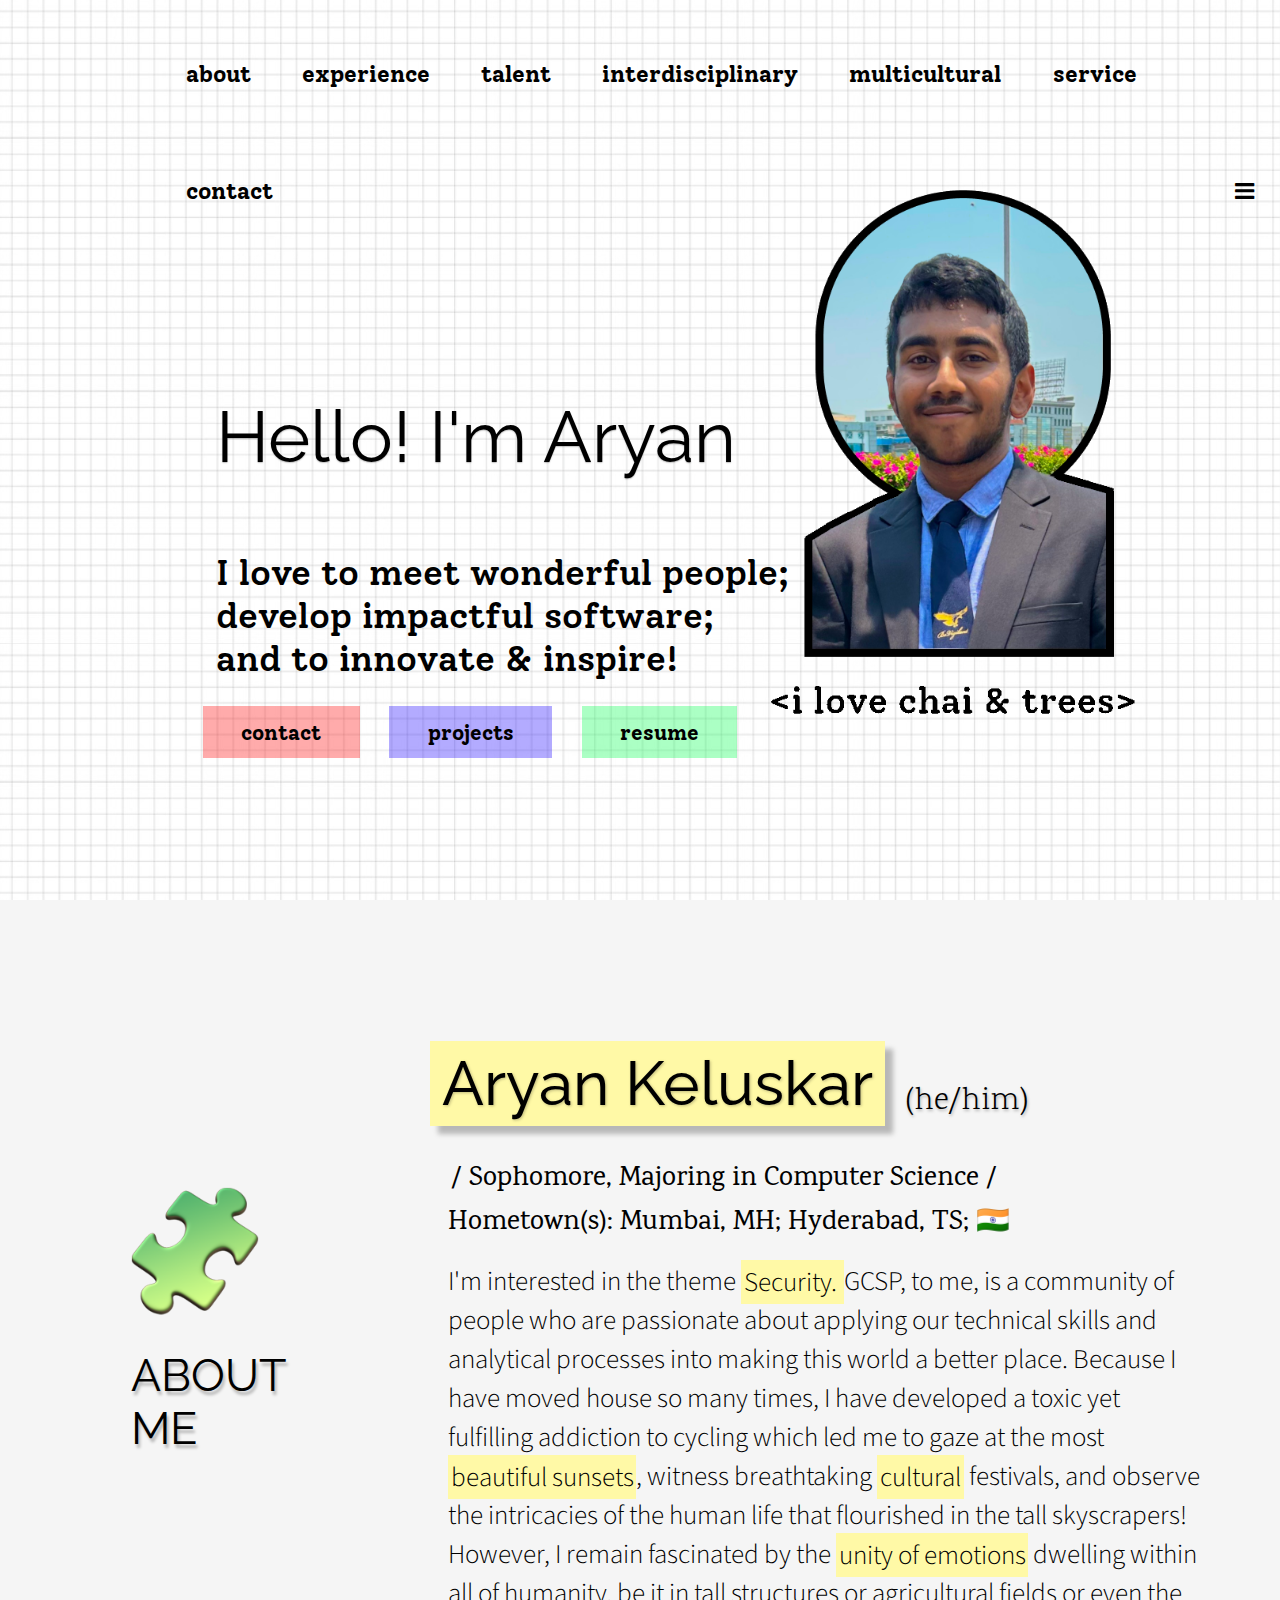
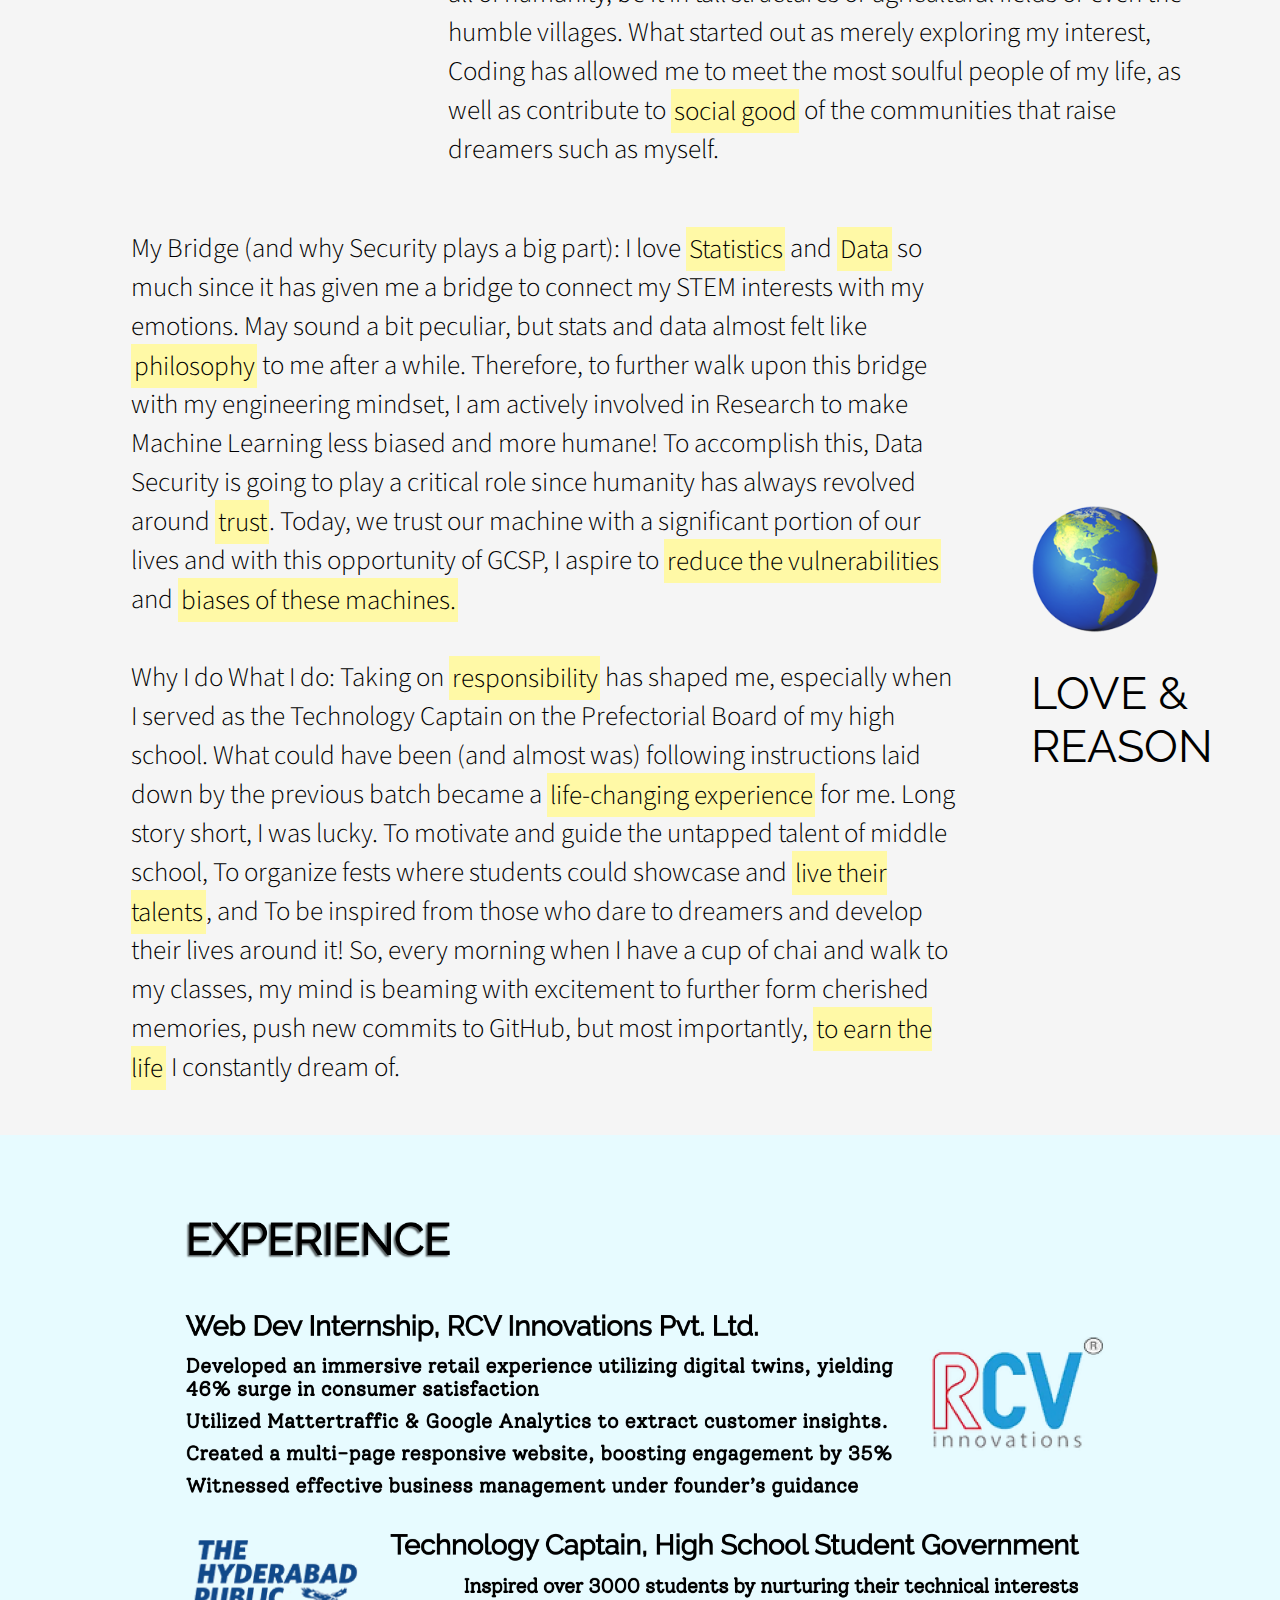
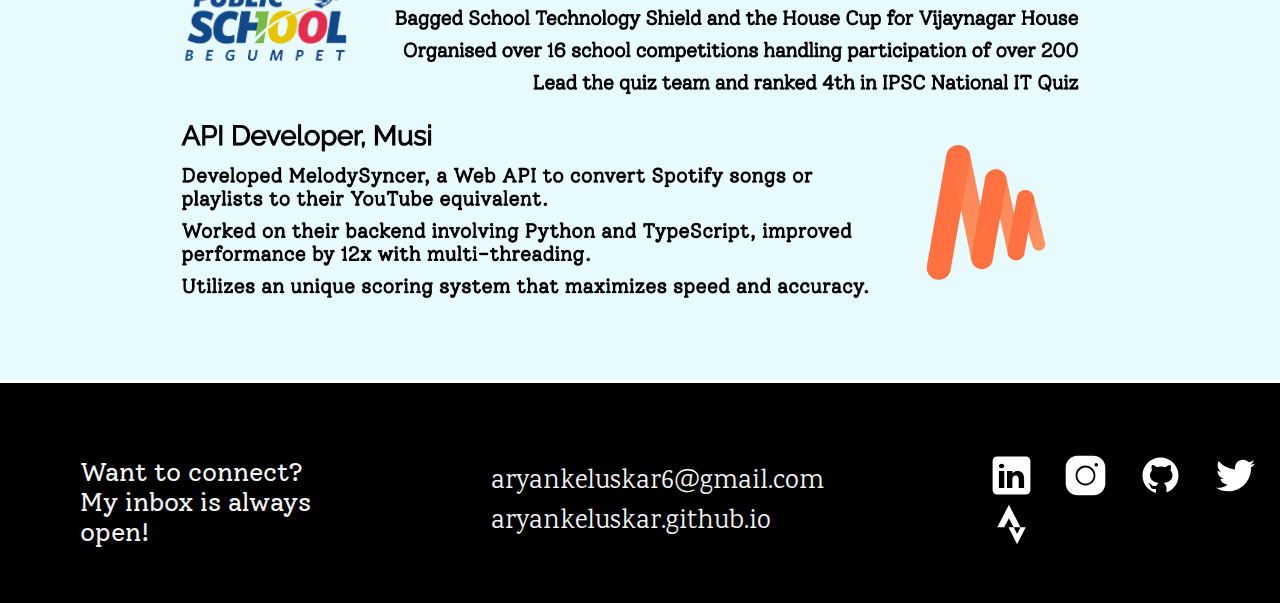
<file: gcsp/index.html>
<!DOCTYPE html>
<html lang="en">

<head>
    <meta charset="UTF-8">
    <title>Aryan Keluskar | GCSP Portfolio </title>
    <meta name="description" content="This is my portfolio website where I showcase my work and skills.">
    <meta name="keywords" content="portfolio, web development, skills, projects">
    <meta name="author" content="Aryan Keluskar">
    <meta name="viewport" content="width=device-width, initial-scale=1.0">
    <link rel="stylesheet" href="https://cdnjs.cloudflare.com/ajax/libs/font-awesome/4.7.0/css/font-awesome.min.css">
    <link rel="stylesheet" href="./styleGCSP.css">
    <link rel="icon" sizes="150x150" href="../static/some pfp.jpg">
</head>

<body>

    <div id="name">
        <div class="topnav">
            <!-- using a empty character to set the height -->
            <a href="#home" class="active">‎ </a>
            <div id="myLinks">
                <a href="../index.html">about</a>
                <!-- <a href="#tech">tech stacks</a>
                <a href="#tech">projects</a>
                <a href="#tech">education</a> -->
                <a href="#experience">experience</a>
                <a href="#">talent</a>
                <a href="./fse150.html">interdisciplinary</a>
                <a href="#">multicultural</a>
                <a href="#">service</a>
                <a href="#contact">contact</a>
            </div>
            <a href="javascript:void(0);" class="icon" onclick="myFunction()">
                <i class="fa fa-bars"></i>
            </a>
        </div>
        <div id="pfpcontainer">
            <p id="landerName">
                Hello! I'm Aryan
            </p>
            <img src="../static/heroFG.png" class="pfp" alt="" srcset="">
        </div>
        <p id="smolDescription">
            I love to meet wonderful people;<br>
            develop impactful software;<br>
            and to innovate & inspire!
        </p>
        <table id="buttonContaines">
            <tr>
                <td>
                    <a href="#contact" class="nameButtons" id="contactB">contact</a>
                </td>
                <td>
                    <a href="#projectsDiv" class="nameButtons" id="projectsB">projects</a>
                </td>
                <td>
                    <a href="aryankeluskar.github.io/resume.html"
                        class="nameButtons" id="resumeB">resume</a>
                </td>
            </tr>

        </table>
        <!-- <p id="chai">&#60;i love trees and chai/&gt;</p> -->

    </div>

    
   
    <!-- <div id="leftNavBar">
        <div id="NBabout"></div>
    </div> -->

    <div id="about">
        <table>
            <tr>
                <td>
                    <img src="../static/puzzle_piece3.png" alt="" id="puzzle" srcset="">
                    <h1 id="aboutMe">ABOUT <br>ME</h1>
                </td>
                <td style="padding-left: 5em;">
                    <table>
                        <tr>
                            <td id="nameContainer">
                                <p id="nameAbout">Aryan Keluskar</p>
                            </td>
                            <td>
                                <p id="pronouns">(he/him)</p>
                            </td>
                        </tr>
                    </table>

                    <table>
                        <tr>
                            <td>
                                <p id="smolDef">
                                    / Sophomore, Majoring in Computer Science /
                                </p>
                            </td>
                            <!-- <td>
                                <img class="fa fa-volume-up" src="" alt="" id="speaker" srcset="">
                            </td> -->
                        </tr>
                    </table>


                    <p id="locs">Hometown(s): Mumbai, MH; Hyderabad, TS; 🇮🇳 </p>
                    <p id="bigDef1">
                        I'm interested in the theme <span class="highlight"> Security. </span> GCSP, to me, is a community of people who are passionate about applying our technical skills and analytical processes into making this world a better place.
                        Because I have moved house so many times, I have developed a toxic yet fulfilling addiction to cycling which led me to gaze at the most <span class="highlight">beautiful sunsets</span>, witness breathtaking <span class="highlight">cultural</span> festivals, and observe the intricacies of the human life that flourished in the tall skyscrapers! However, I remain fascinated by the <span class="highlight">unity of emotions</span> dwelling within all of humanity, be it in tall structures or agricultural fields or even the humble villages. What started out as merely exploring my interest, Coding has allowed me to meet the most soulful people of my life, as well as contribute to <span class="highlight">social good</span> of the communities that raise dreamers such as myself.  
                        
                        </p>

                </td>
            </tr>
        </table>


    </div>

    <div id="moreAbout">
        <table>
            <tr style="padding-left: 5em;">
                <td>
                    <p id="bigDef">
                    My Bridge (and why Security plays a big part): I love  <span class="highlight"> Statistics</span> and  <span class="highlight">Data</span> so much since it has given me a bridge to connect my STEM interests with my emotions. May sound a bit peculiar, but stats and data almost felt like  <span class="highlight">philosophy</span> to me after a while. Therefore, to further walk upon this bridge with my engineering mindset, I am actively involved in Research to make  <span class="">Machine Learning</span> less biased and more humane! To accomplish this, Data Security is going to play a critical role since humanity has always revolved around  <span class="highlight">trust</span>. Today, we trust our machine with a significant portion of our lives and with this opportunity of GCSP, I  aspire to <span class="highlight">reduce the vulnerabilities</span> and <span class="highlight">biases of these machines.</span> 
                    <br><br>
                    Why I do What I do: Taking on <span class="highlight">responsibility</span> has shaped me, especially when I served as the Technology Captain on the Prefectorial Board of my high school. What could have been (and almost was) following instructions laid down by the previous batch became a <span class="highlight">life-changing experience</span> for me. Long story short, I was lucky. To motivate and guide the untapped talent of middle school, To organize fests where students could showcase and <span class="highlight">live their talents</span>, and To be inspired from those who dare to dreamers and develop their lives around it! So, every morning when I have a cup of chai and walk to my classes, my mind is beaming with excitement to further form cherished memories, push new commits to GitHub, but most importantly, <span class="highlight">to earn the life</span> I constantly dream of.
                </p>
            </td>
            <td>
                <img src="../static/globe.png" alt="" id="puzzle2" srcset="">
                <h1 id="aboutMe2">LOVE & <br>REASON</h1>
            </td>
        </tr>
    </table>
</div>

<div id="exp">
    <img src="../static/exp.png" alt="" srcset="" width="100%" >
</div>

    <div id="contact">
        <table>
            <tr>
                <td>
                    <div id="fc2">
                        <p id="want">Want to connect? <br>
                            My inbox is always open!
                        </p>
                    </div>
                </td>
                <td>
                    <p id="connect">
                        <a id="email" href="mailto:aryankeluskar6@gmail.com">
                            <span>aryankeluskar6@gmail.com</span>
                        </a> <br>
                        <span>aryankeluskar.github.io</span>
                    </p>
                </td>
                <td>
                    <div class="socials-container">
                        <a target="_blank" class="socialsLink" href="https://linkedin.com/in/aryankeluskar/"><svg
                                xmlns="http://www.w3.org/2000/svg" x="0px" y="0px" width="100" height="100"
                                viewBox="0 0 50 50" style="fill:#FFFFFF;" alt="Linkedin">
                                <path
                                    d="M41,4H9C6.24,4,4,6.24,4,9v32c0,2.76,2.24,5,5,5h32c2.76,0,5-2.24,5-5V9C46,6.24,43.76,4,41,4z M17,20v19h-6V20H17z M11,14.47c0-1.4,1.2-2.47,3-2.47s2.93,1.07,3,2.47c0,1.4-1.12,2.53-3,2.53C12.2,17,11,15.87,11,14.47z M39,39h-6c0,0,0-9.26,0-10 c0-2-1-4-3.5-4.04h-0.08C27,24.96,26,27.02,26,29c0,0.91,0,10,0,10h-6V20h6v2.56c0,0,1.93-2.56,5.81-2.56 c3.97,0,7.19,2.73,7.19,8.26V39z">
                                </path>
                            </svg></a>
                        <a target="_blank" class="socialsLink" href="https://instagram.com/aryankeluskar"><svg
                                xmlns="http://www.w3.org/2000/svg" x="0px" y="0px" viewBox="0 0 50 50"
                                style="fill:#FFFFFF;">
                                <path
                                    d="M 16 3 C 8.83 3 3 8.83 3 16 L 3 34 C 3 41.17 8.83 47 16 47 L 34 47 C 41.17 47 47 41.17 47 34 L 47 16 C 47 8.83 41.17 3 34 3 L 16 3 z M 37 11 C 38.1 11 39 11.9 39 13 C 39 14.1 38.1 15 37 15 C 35.9 15 35 14.1 35 13 C 35 11.9 35.9 11 37 11 z M 25 14 C 31.07 14 36 18.93 36 25 C 36 31.07 31.07 36 25 36 C 18.93 36 14 31.07 14 25 C 14 18.93 18.93 14 25 14 z M 25 16 C 20.04 16 16 20.04 16 25 C 16 29.96 20.04 34 25 34 C 29.96 34 34 29.96 34 25 C 34 20.04 29.96 16 25 16 z">
                                </path>
                            </svg></a>
                        <a target="_blank" class="socialsLink" href="https://github.com/aryankeluskar"><svg
                                xmlns="http://www.w3.org/2000/svg" x="0px" y="0px" viewBox="0 0 30 30"
                                style="fill:#FFFFFF;">
                                <path
                                    d="M15,3C8.373,3,3,8.373,3,15c0,5.623,3.872,10.328,9.092,11.63C12.036,26.468,12,26.28,12,26.047v-2.051 c-0.487,0-1.303,0-1.508,0c-0.821,0-1.551-0.353-1.905-1.009c-0.393-0.729-0.461-1.844-1.435-2.526 c-0.289-0.227-0.069-0.486,0.264-0.451c0.615,0.174,1.125,0.596,1.605,1.222c0.478,0.627,0.703,0.769,1.596,0.769 c0.433,0,1.081-0.025,1.691-0.121c0.328-0.833,0.895-1.6,1.588-1.962c-3.996-0.411-5.903-2.399-5.903-5.098 c0-1.162,0.495-2.286,1.336-3.233C9.053,10.647,8.706,8.73,9.435,8c1.798,0,2.885,1.166,3.146,1.481C13.477,9.174,14.461,9,15.495,9 c1.036,0,2.024,0.174,2.922,0.483C18.675,9.17,19.763,8,21.565,8c0.732,0.731,0.381,2.656,0.102,3.594 c0.836,0.945,1.328,2.066,1.328,3.226c0,2.697-1.904,4.684-5.894,5.097C18.199,20.49,19,22.1,19,23.313v2.734 c0,0.104-0.023,0.179-0.035,0.268C23.641,24.676,27,20.236,27,15C27,8.373,21.627,3,15,3z">
                                </path>
                            </svg></a>
                        <a target="_blank" class="socialsLink" href="https://twitter.com/aryankeluskar6/"><svg
                                xmlns="http://www.w3.org/2000/svg" x="0px" y="0px" viewBox="0 0 30 30"
                                style="fill:#FFFFFF;">
                                <path
                                    d="M28,6.937c-0.957,0.425-1.985,0.711-3.064,0.84c1.102-0.66,1.947-1.705,2.345-2.951c-1.03,0.611-2.172,1.055-3.388,1.295 c-0.973-1.037-2.359-1.685-3.893-1.685c-2.946,0-5.334,2.389-5.334,5.334c0,0.418,0.048,0.826,0.138,1.215 c-4.433-0.222-8.363-2.346-10.995-5.574C3.351,6.199,3.088,7.115,3.088,8.094c0,1.85,0.941,3.483,2.372,4.439 c-0.874-0.028-1.697-0.268-2.416-0.667c0,0.023,0,0.044,0,0.067c0,2.585,1.838,4.741,4.279,5.23 c-0.447,0.122-0.919,0.187-1.406,0.187c-0.343,0-0.678-0.034-1.003-0.095c0.679,2.119,2.649,3.662,4.983,3.705 c-1.825,1.431-4.125,2.284-6.625,2.284c-0.43,0-0.855-0.025-1.273-0.075c2.361,1.513,5.164,2.396,8.177,2.396 c9.812,0,15.176-8.128,15.176-15.177c0-0.231-0.005-0.461-0.015-0.69C26.38,8.945,27.285,8.006,28,6.937z">
                                </path>
                            </svg></a>
                        <a target="_blank" class="socialsLink" href="https://www.strava.com/athletes/79631416/"><svg
                                xmlns="http://www.w3.org/2000/svg" x="0px" y="0px" viewBox="0 0 32 32"
                                style="fill:#FFFFFF;">
                                <path
                                    d="M 14.179688 2 L 5.9003906 18 L 10.779297 18 L 14.179688 11.619141 L 17.560547 18 L 22.400391 18 L 14.179688 2 z M 22.400391 18 L 20 22.789062 L 17.560547 18 L 13.859375 18 L 20 30 L 26.099609 18 L 22.400391 18 z">
                                </path>
                            </svg></a>
                    </div>
                </td>
            </tr>
        </table>

    </div>

</body>


</html>
</file>
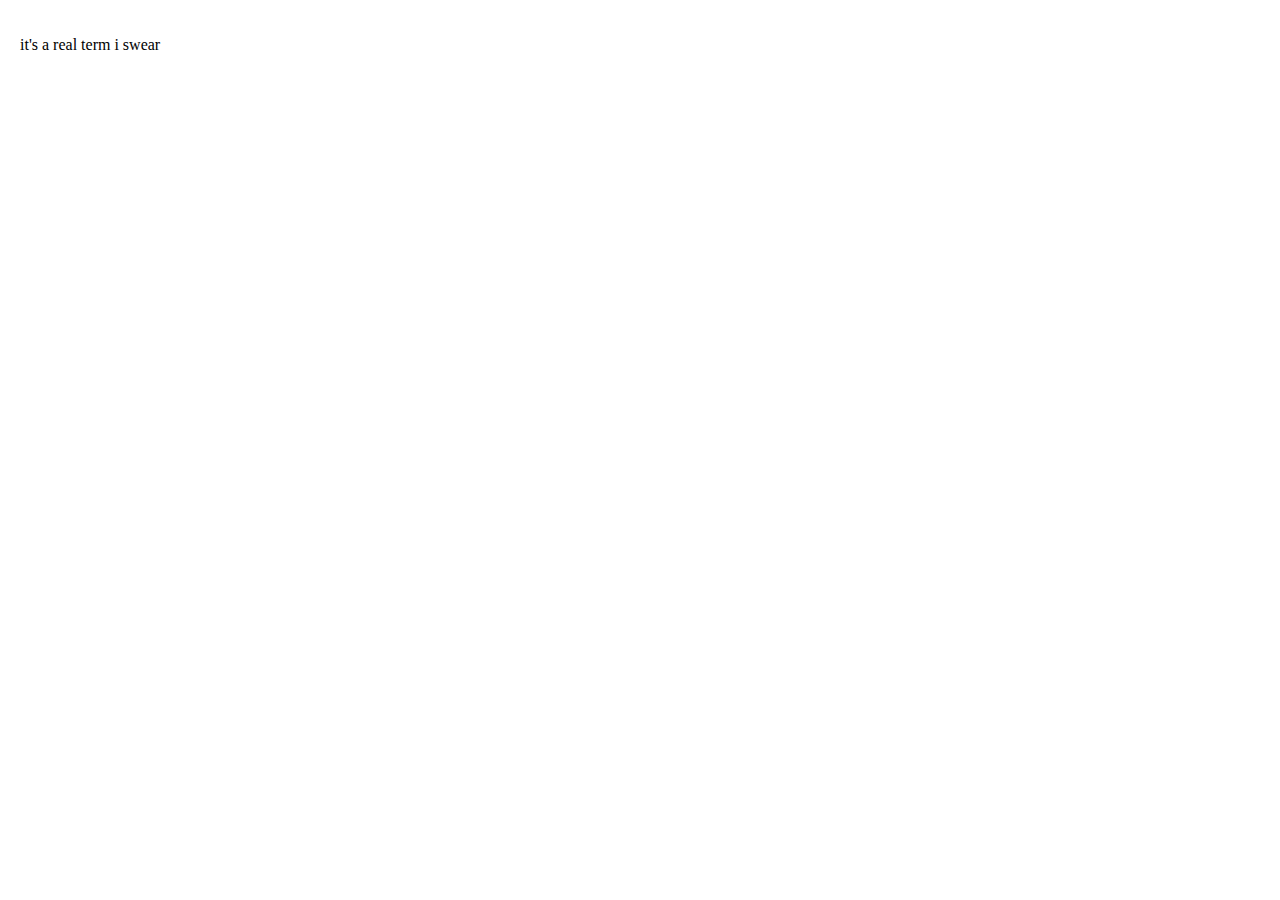
<file: freshman fascination.html>
<!DOCTYPE html>
<html lang="en">

<head>
    <meta charset="UTF-8">
    <title>Aryan Keluskar</title>
    <meta name="description" content="This is my portfolio website where I showcase my work and skills.">
    <meta name="keywords" content="portfolio, web development, skills, projects">
    <meta name="author" content="Aryan Keluskar">
    <meta name="viewport" content="width=device-width, initial-scale=1.0">
    <link rel="stylesheet" href="https://cdnjs.cloudflare.com/ajax/libs/font-awesome/4.7.0/css/font-awesome.min.css">
    <link rel="stylesheet" href="./style.css">
    <link rel="icon" sizes="150x150" href="./some pfp.jpg">
</head>
<body>
    <p style="padding: 20px;">
        it's a real term i swear
    </p>
</body>
</file>
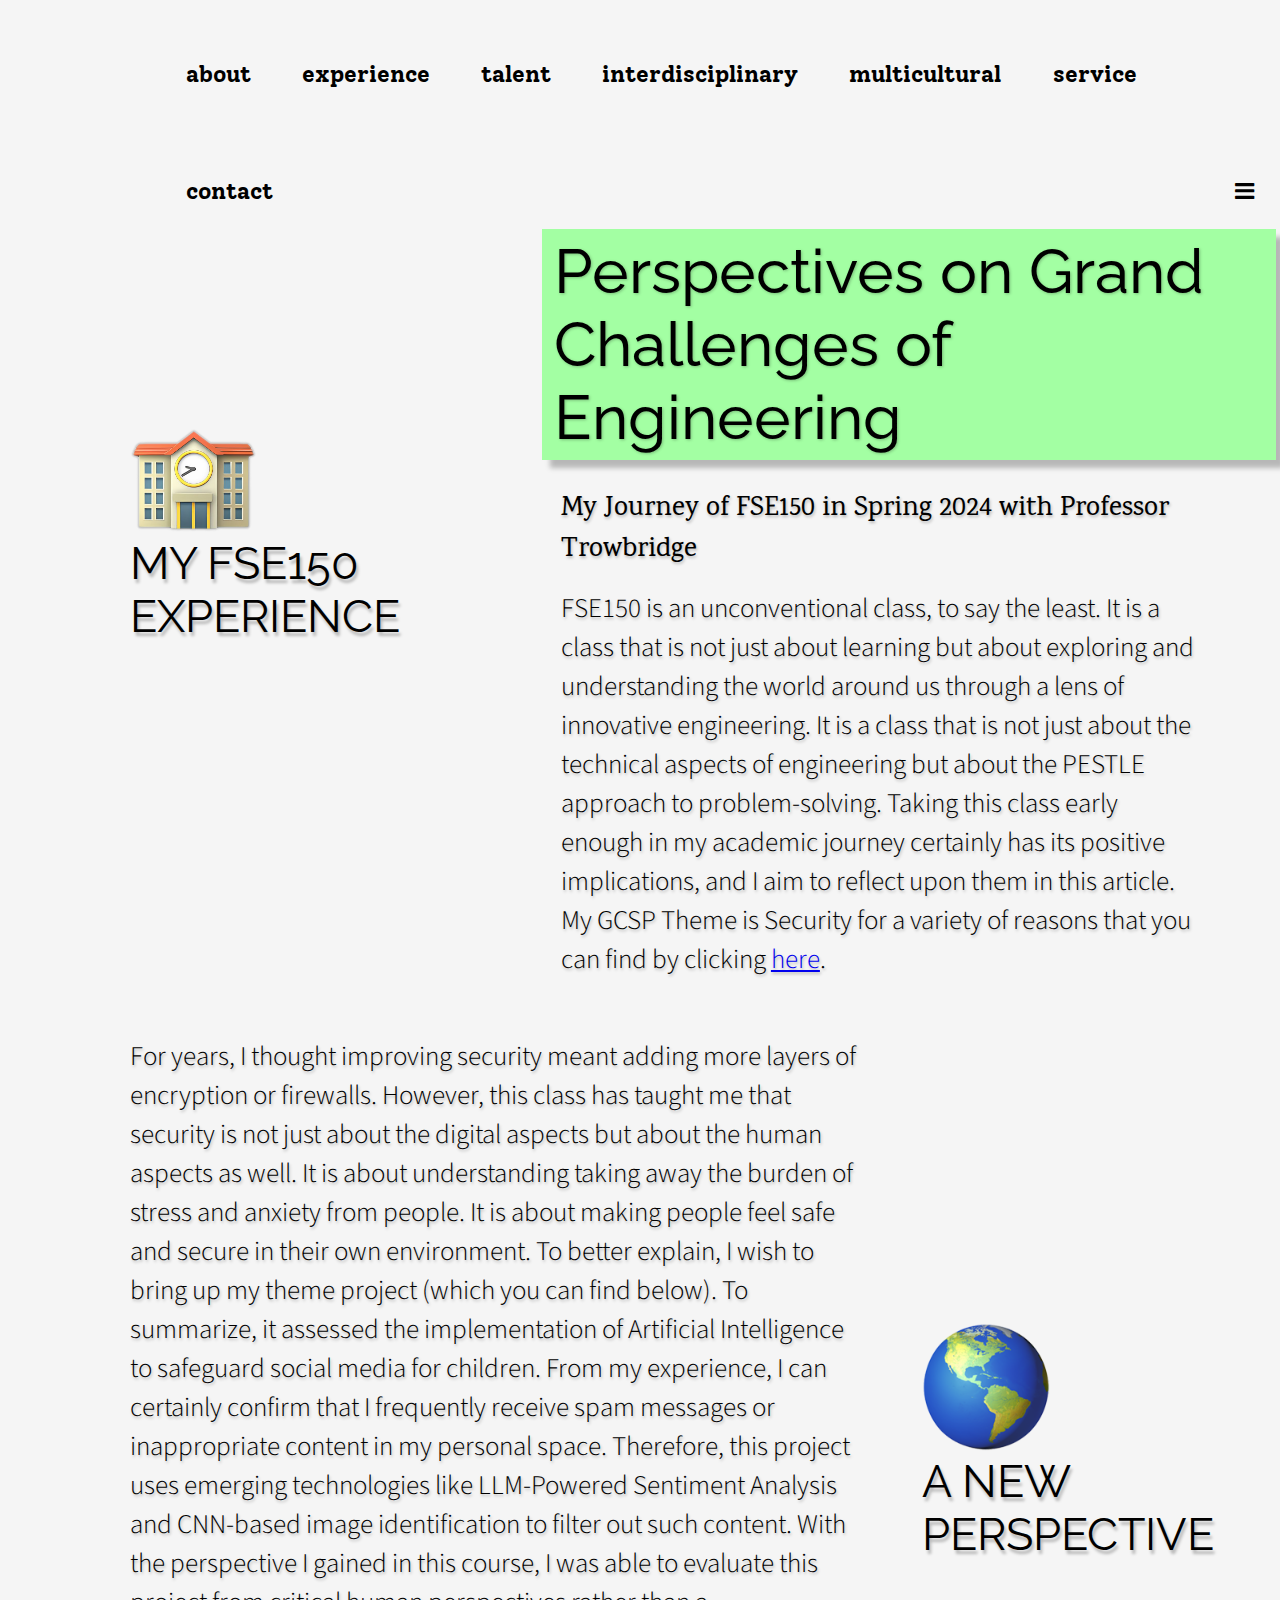
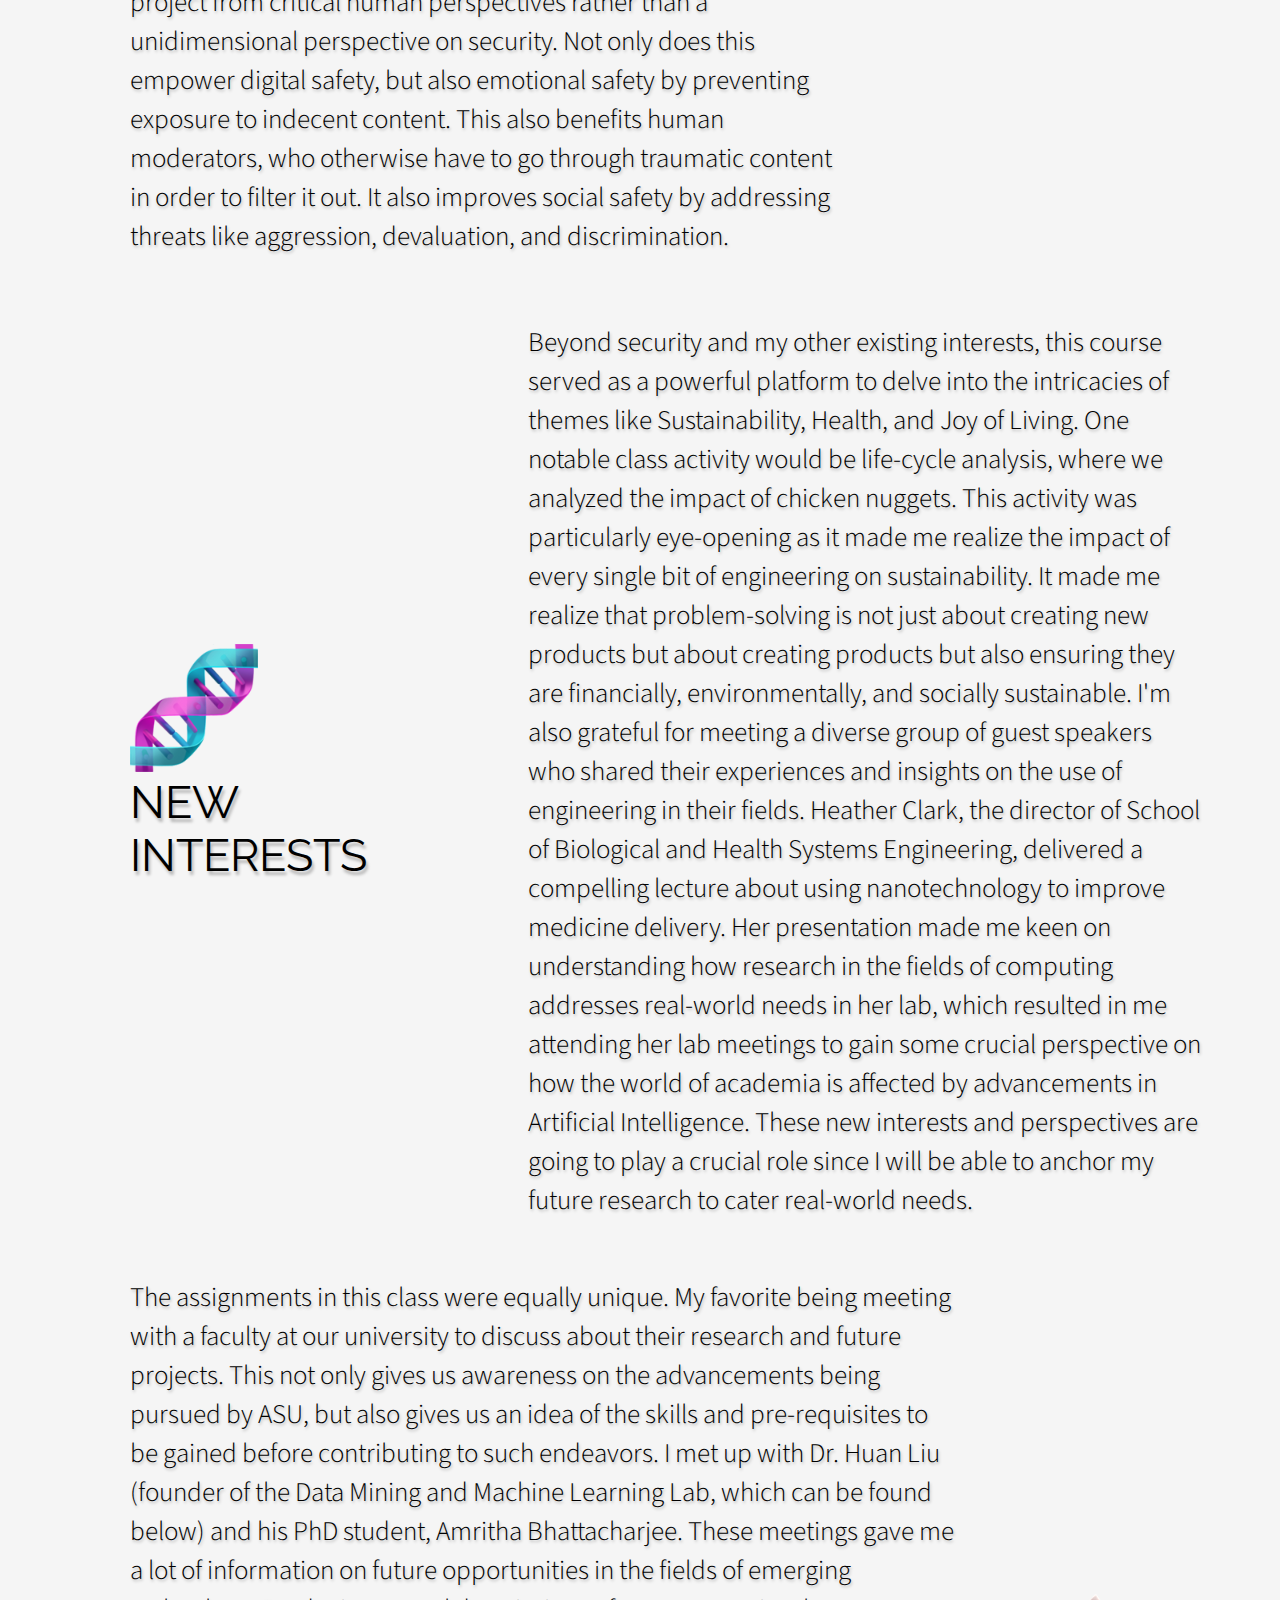
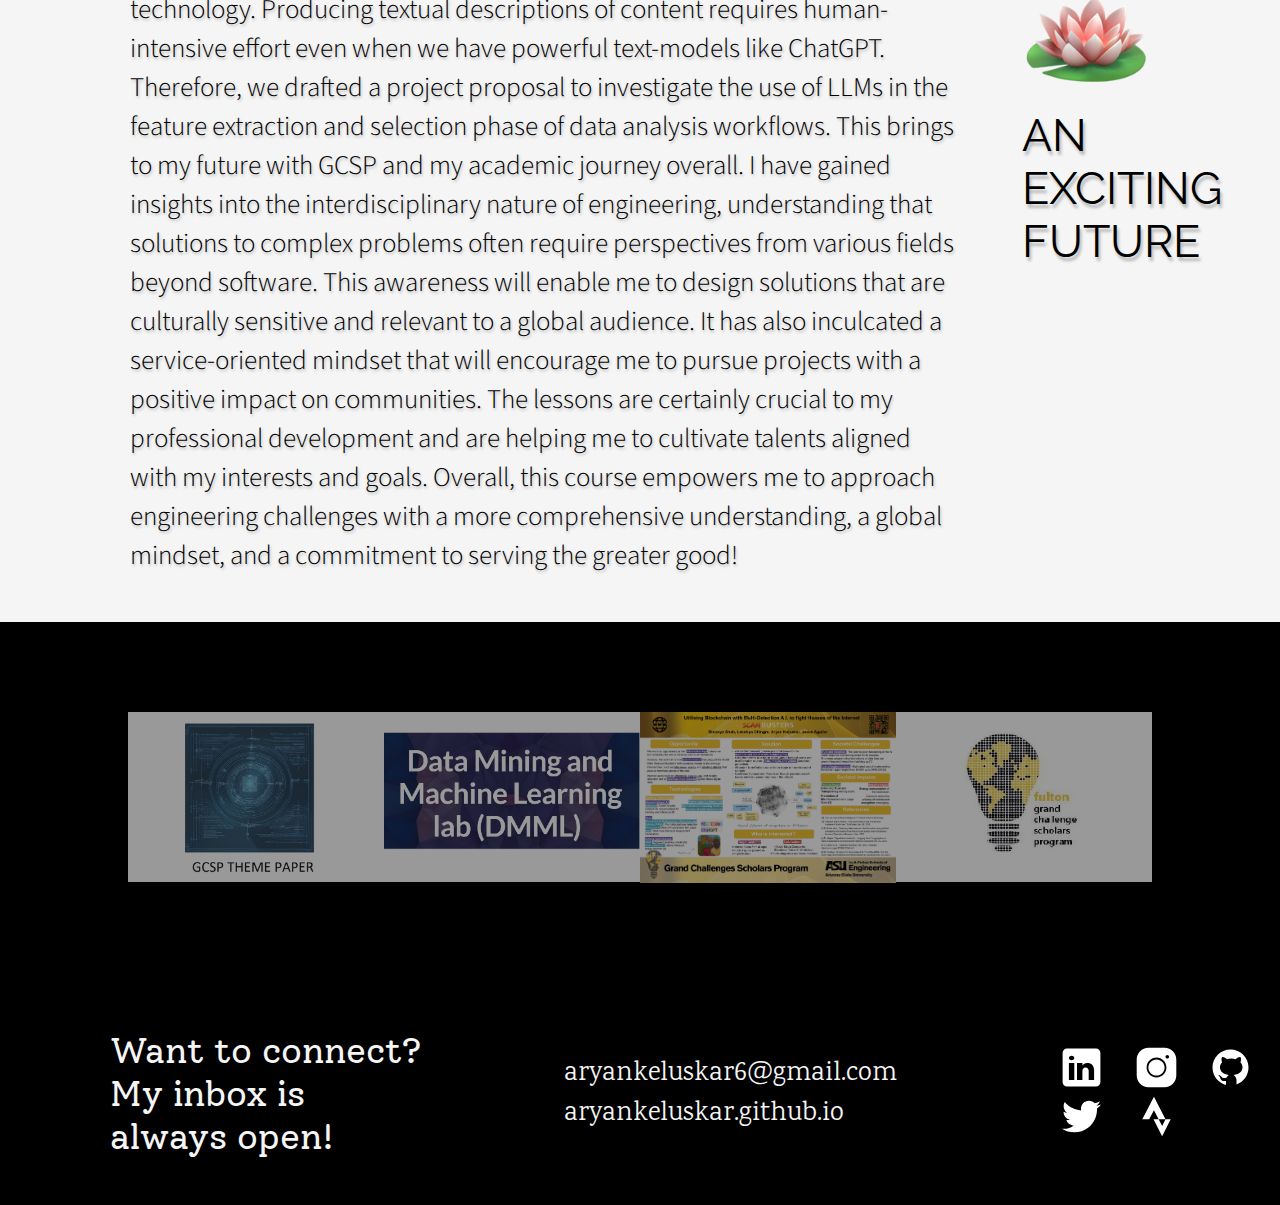
<file: fse150.html>
<!DOCTYPE html>
<html lang="en">

<head>
    <meta charset="UTF-8">
    <title>Aryan Keluskar | GCSP Portfolio </title>
    <meta name="description" content="This is my portfolio website where I showcase my work and skills.">
    <meta name="keywords" content="portfolio, web development, skills, projects">
    <meta name="author" content="Aryan Keluskar">
    <meta name="viewport" content="width=device-width, initial-scale=1.0">
    <link rel="stylesheet" href="https://cdnjs.cloudflare.com/ajax/libs/font-awesome/4.7.0/css/font-awesome.min.css">
    <link rel="stylesheet" href="styleGCSPage.css">
    <link rel="icon" sizes="150x150" href="./some pfp.jpg">
</head>

<body>

    <div id="name">
        <div class="topnav">
            <!-- using a empty character to set the height -->
            <a href="#home" class="active">‎ </a>
            <div id="myLinks">
                <a href="#aboutDiv">about</a>
                <!-- <a href="#tech">tech stacks</a>
                <a href="#tech">projects</a>
                <a href="#tech">education</a> -->
                <a href="#exp">experience</a>
                <a href="#">talent</a>
                <a href="#">interdisciplinary</a>
                <a href="#">multicultural</a>
                <a href="#">service</a>
                <a href="#contactDiv">contact</a>
            </div>
            <a href="javascript:void(0);" class="icon" onclick="myFunction()">
                <i class="fa fa-bars"></i>
            </a>
        </div>

    </div>


    <!-- <div id="leftNavBar">
        <div id="NBabout"></div>
    </div> -->

    <div id="aboutDiv">
        <table>
            <tr>
                <td>
                    <img src="./house.png" alt="" id="puzzle" srcset="">
                    <h1 id="aboutMe">MY FSE150 <br>EXPERIENCE</h1>
                </td>
                <td style="padding-left: 5em;">
                    <table>
                        <tr>
                            <td id="nameContainer">
                                <p id="nameAbout">Perspectives on Grand <br> Challenges of Engineering</p>
                            </td>
                        </tr>
                    </table>


                    <p id="locs">My Journey of FSE150 in Spring 2024 with Professor Trowbridge</p>
                    <p id="bigDef1">
                        FSE150 is an unconventional class, to say the least. It is a class that is not just about
                        learning but about exploring and understanding the world around us through a lens of innovative
                        engineering. It is a class that is not just about the technical aspects of engineering but about
                        the PESTLE approach to problem-solving. Taking this class early enough in my academic journey
                        certainly has its positive implications, and I aim to reflect upon them in this article. My GCSP
                        Theme is Security for a variety of reasons that you can find by clicking <a
                            href="./gcsp.html">here</a>.
                    </p>
                </td>
            </tr>
        </table>


    </div>

    <div id="moreAbout">
        <table>
            <tr style="padding-left: 5em;">
                <td>
                    <p id="bigDef">
                        For years, I thought improving security meant adding more layers of encryption or firewalls.
                        However, this class has taught me that security is not just about the digital aspects but about
                        the human aspects as well. It is about understanding taking away the burden of stress and
                        anxiety from people. It is about making people feel safe and secure in their own environment. To
                        better explain, I wish to bring up my theme project (which you can find below). To summarize, it
                        assessed the implementation of Artificial Intelligence to safeguard social media for children.
                        From my experience, I can certainly confirm that I frequently receive spam messages or
                        inappropriate content in my personal space. Therefore, this project uses emerging technologies
                        like LLM-Powered Sentiment Analysis and CNN-based image identification to filter out such
                        content. With the perspective I gained in this course, I was able to evaluate this project from
                        critical human perspectives rather than a unidimensional perspective on security. Not only does
                        this empower digital safety, but also emotional safety by preventing exposure to indecent
                        content. This also benefits human moderators, who otherwise have to go through traumatic content
                        in order to filter it out. It also improves social safety by addressing threats like aggression,
                        devaluation, and discrimination. </p>
                </td>
                <td>
                    <img src="./globe.png" alt="" id="puzzle2" srcset="">
                    <h1 id="aboutMe2">A NEW <br>PERSPECTIVE</h1>
                </td>
            </tr>
        </table>
    </div>

    <div id="aboutDiv" style="padding-bottom:0;">
        <table>
            <tr>
                <td>
                    <img src="./dna.png" alt="" id="puzzle" srcset="">
                    <h1 id="aboutMe">NEW <br>INTERESTS</h1>
                </td>
                <td style="padding-left: 5em;">
                    <p id="bigDef1">
                        Beyond security and my other existing interests, this course served as a powerful platform to
                        delve into the intricacies of themes like Sustainability, Health, and Joy of Living. One notable
                        class activity would be life-cycle analysis, where we analyzed the impact of chicken nuggets.
                        This activity was particularly eye-opening as it made me realize the impact of every single
                        bit of engineering on sustainability. It made me realize that problem-solving is not just about
                        creating new products but about creating products but also ensuring they are financially,
                        environmentally, and socially sustainable. I'm also grateful for meeting a diverse group of
                        guest speakers who shared their experiences and insights on the use of engineering in their
                        fields. Heather Clark, the director of School of Biological and Health Systems Engineering,
                        delivered a compelling lecture about using nanotechnology to improve medicine delivery. Her
                        presentation made me keen on understanding how research in the fields of computing addresses
                        real-world needs in her lab, which resulted in me attending her lab meetings to gain some
                        crucial perspective on how the world of academia is affected by advancements in Artificial
                        Intelligence. These new interests and perspectives are going to play a crucial role since I will
                        be able to anchor my future research to cater real-world needs.

                    </p>
                </td>
            </tr>
        </table>


    </div>


    <div id="moreAbout">
        <table>
            <tr style="padding-left: 5em;">
                <td>
                    <p id="bigDef">
                        The assignments in this class were equally unique. My favorite being meeting with a faculty at
                        our university to discuss about their research and future projects. This not only gives us
                        awareness on the advancements being pursued by ASU, but also gives us an idea of the skills and
                        pre-requisites to be gained before contributing to such endeavors. I met up with Dr. Huan Liu
                        (founder of the Data Mining and Machine Learning Lab, which can be found below) and his PhD
                        student, Amritha Bhattacharjee. These meetings gave me a lot of information on future
                        opportunities in the fields of emerging technology. Producing textual descriptions of content
                        requires human-intensive effort even when we have powerful text-models like ChatGPT. Therefore,
                        we drafted a project proposal to investigate the use of LLMs in the feature extraction and
                        selection phase of data analysis workflows. This brings to my future with GCSP and my academic journey overall. I have gained insights into the interdisciplinary nature of engineering, understanding that solutions to complex problems often require perspectives from various fields beyond software. This awareness will enable me to design solutions that are culturally sensitive and relevant to a global audience. It has also inculcated a service-oriented mindset that will encourage me to pursue projects with a positive impact on communities. The lessons are certainly crucial to my professional development and are helping me to cultivate talents aligned with my interests and goals. Overall, this course empowers me to approach engineering challenges with a more comprehensive understanding, a global mindset, and a commitment to serving the greater good!
                    </p>
                </td>
                <td>
                    <img src="./lotus.png" alt="" id="puzzle2" srcset="">
                    <h1 id="aboutMe2" style="width: 15vw;">AN EXCITING<br>FUTURE</h1>
                </td>
            </tr>
        </table>
    </div>

    <div class="container">
        <div class="top">
          <ul>
            <li>
              <a target="_blank" href="./themePaper.pdf"><img src="./themecover.png"></a>
            </li>
            <li>
              <a target="_blank"  href="https://dmml.asu.edu"><img src="./dmmlcover.png"></a>
            </li>
            <li>
              <a target="_blank"  href="./poster.pdf"><img src="./pos.png"></a>
            </li>
            <li>
              <a target="_blank"  href="https://gcsp.engineering.asu.edu"><img src="./gcspcover.png"></a>
            </li>
          </ul>
       </div>
      </div>




    <div id="contactDiv" style="padding-bottom: 5vh;">
        <table>
            <tr>
                <td>
                    <div id="fc2">
                        <p id="want">Want to connect? <br>
                            My inbox is always open!
                        </p>
                    </div>
                </td>
                <td>
                    <p id="connect">
                        <a id="email" href="mailto:aryankeluskar6@gmail.com">
                            <span>aryankeluskar6@gmail.com</span>
                        </a> <br>
                        <span>aryankeluskar.github.io</span>
                    </p>
                </td>
                <td>
                    <div class="socials-container">
                        <a target="_blank" class="socialsLink" href="https://linkedin.com/in/aryankeluskar/"><svg
                                xmlns="http://www.w3.org/2000/svg" x="0px" y="0px" width="100" height="100"
                                viewBox="0 0 50 50" style="fill:#FFFFFF;" alt="Linkedin">
                                <path
                                    d="M41,4H9C6.24,4,4,6.24,4,9v32c0,2.76,2.24,5,5,5h32c2.76,0,5-2.24,5-5V9C46,6.24,43.76,4,41,4z M17,20v19h-6V20H17z M11,14.47c0-1.4,1.2-2.47,3-2.47s2.93,1.07,3,2.47c0,1.4-1.12,2.53-3,2.53C12.2,17,11,15.87,11,14.47z M39,39h-6c0,0,0-9.26,0-10 c0-2-1-4-3.5-4.04h-0.08C27,24.96,26,27.02,26,29c0,0.91,0,10,0,10h-6V20h6v2.56c0,0,1.93-2.56,5.81-2.56 c3.97,0,7.19,2.73,7.19,8.26V39z">
                                </path>
                            </svg></a>
                        <a target="_blank" class="socialsLink" href="https://instagram.com/aryankeluskar"><svg
                                xmlns="http://www.w3.org/2000/svg" x="0px" y="0px" viewBox="0 0 50 50"
                                style="fill:#FFFFFF;">
                                <path
                                    d="M 16 3 C 8.83 3 3 8.83 3 16 L 3 34 C 3 41.17 8.83 47 16 47 L 34 47 C 41.17 47 47 41.17 47 34 L 47 16 C 47 8.83 41.17 3 34 3 L 16 3 z M 37 11 C 38.1 11 39 11.9 39 13 C 39 14.1 38.1 15 37 15 C 35.9 15 35 14.1 35 13 C 35 11.9 35.9 11 37 11 z M 25 14 C 31.07 14 36 18.93 36 25 C 36 31.07 31.07 36 25 36 C 18.93 36 14 31.07 14 25 C 14 18.93 18.93 14 25 14 z M 25 16 C 20.04 16 16 20.04 16 25 C 16 29.96 20.04 34 25 34 C 29.96 34 34 29.96 34 25 C 34 20.04 29.96 16 25 16 z">
                                </path>
                            </svg></a>
                        <a target="_blank" class="socialsLink" href="https://github.com/aryankeluskar"><svg
                                xmlns="http://www.w3.org/2000/svg" x="0px" y="0px" viewBox="0 0 30 30"
                                style="fill:#FFFFFF;">
                                <path
                                    d="M15,3C8.373,3,3,8.373,3,15c0,5.623,3.872,10.328,9.092,11.63C12.036,26.468,12,26.28,12,26.047v-2.051 c-0.487,0-1.303,0-1.508,0c-0.821,0-1.551-0.353-1.905-1.009c-0.393-0.729-0.461-1.844-1.435-2.526 c-0.289-0.227-0.069-0.486,0.264-0.451c0.615,0.174,1.125,0.596,1.605,1.222c0.478,0.627,0.703,0.769,1.596,0.769 c0.433,0,1.081-0.025,1.691-0.121c0.328-0.833,0.895-1.6,1.588-1.962c-3.996-0.411-5.903-2.399-5.903-5.098 c0-1.162,0.495-2.286,1.336-3.233C9.053,10.647,8.706,8.73,9.435,8c1.798,0,2.885,1.166,3.146,1.481C13.477,9.174,14.461,9,15.495,9 c1.036,0,2.024,0.174,2.922,0.483C18.675,9.17,19.763,8,21.565,8c0.732,0.731,0.381,2.656,0.102,3.594 c0.836,0.945,1.328,2.066,1.328,3.226c0,2.697-1.904,4.684-5.894,5.097C18.199,20.49,19,22.1,19,23.313v2.734 c0,0.104-0.023,0.179-0.035,0.268C23.641,24.676,27,20.236,27,15C27,8.373,21.627,3,15,3z">
                                </path>
                            </svg></a>
                        <a target="_blank" class="socialsLink" href="https://twitter.com/aryankeluskar6/"><svg
                                xmlns="http://www.w3.org/2000/svg" x="0px" y="0px" viewBox="0 0 30 30"
                                style="fill:#FFFFFF;">
                                <path
                                    d="M28,6.937c-0.957,0.425-1.985,0.711-3.064,0.84c1.102-0.66,1.947-1.705,2.345-2.951c-1.03,0.611-2.172,1.055-3.388,1.295 c-0.973-1.037-2.359-1.685-3.893-1.685c-2.946,0-5.334,2.389-5.334,5.334c0,0.418,0.048,0.826,0.138,1.215 c-4.433-0.222-8.363-2.346-10.995-5.574C3.351,6.199,3.088,7.115,3.088,8.094c0,1.85,0.941,3.483,2.372,4.439 c-0.874-0.028-1.697-0.268-2.416-0.667c0,0.023,0,0.044,0,0.067c0,2.585,1.838,4.741,4.279,5.23 c-0.447,0.122-0.919,0.187-1.406,0.187c-0.343,0-0.678-0.034-1.003-0.095c0.679,2.119,2.649,3.662,4.983,3.705 c-1.825,1.431-4.125,2.284-6.625,2.284c-0.43,0-0.855-0.025-1.273-0.075c2.361,1.513,5.164,2.396,8.177,2.396 c9.812,0,15.176-8.128,15.176-15.177c0-0.231-0.005-0.461-0.015-0.69C26.38,8.945,27.285,8.006,28,6.937z">
                                </path>
                            </svg></a>
                        <a target="_blank" class="socialsLink" href="https://www.strava.com/athletes/79631416/"><svg
                                xmlns="http://www.w3.org/2000/svg" x="0px" y="0px" viewBox="0 0 32 32"
                                style="fill:#FFFFFF;">
                                <path
                                    d="M 14.179688 2 L 5.9003906 18 L 10.779297 18 L 14.179688 11.619141 L 17.560547 18 L 22.400391 18 L 14.179688 2 z M 22.400391 18 L 20 22.789062 L 17.560547 18 L 13.859375 18 L 20 30 L 26.099609 18 L 22.400391 18 z">
                                </path>
                            </svg></a>
                    </div>
                </td>
            </tr>
        </table>

    </div>

    

</body>


</html>
</file>
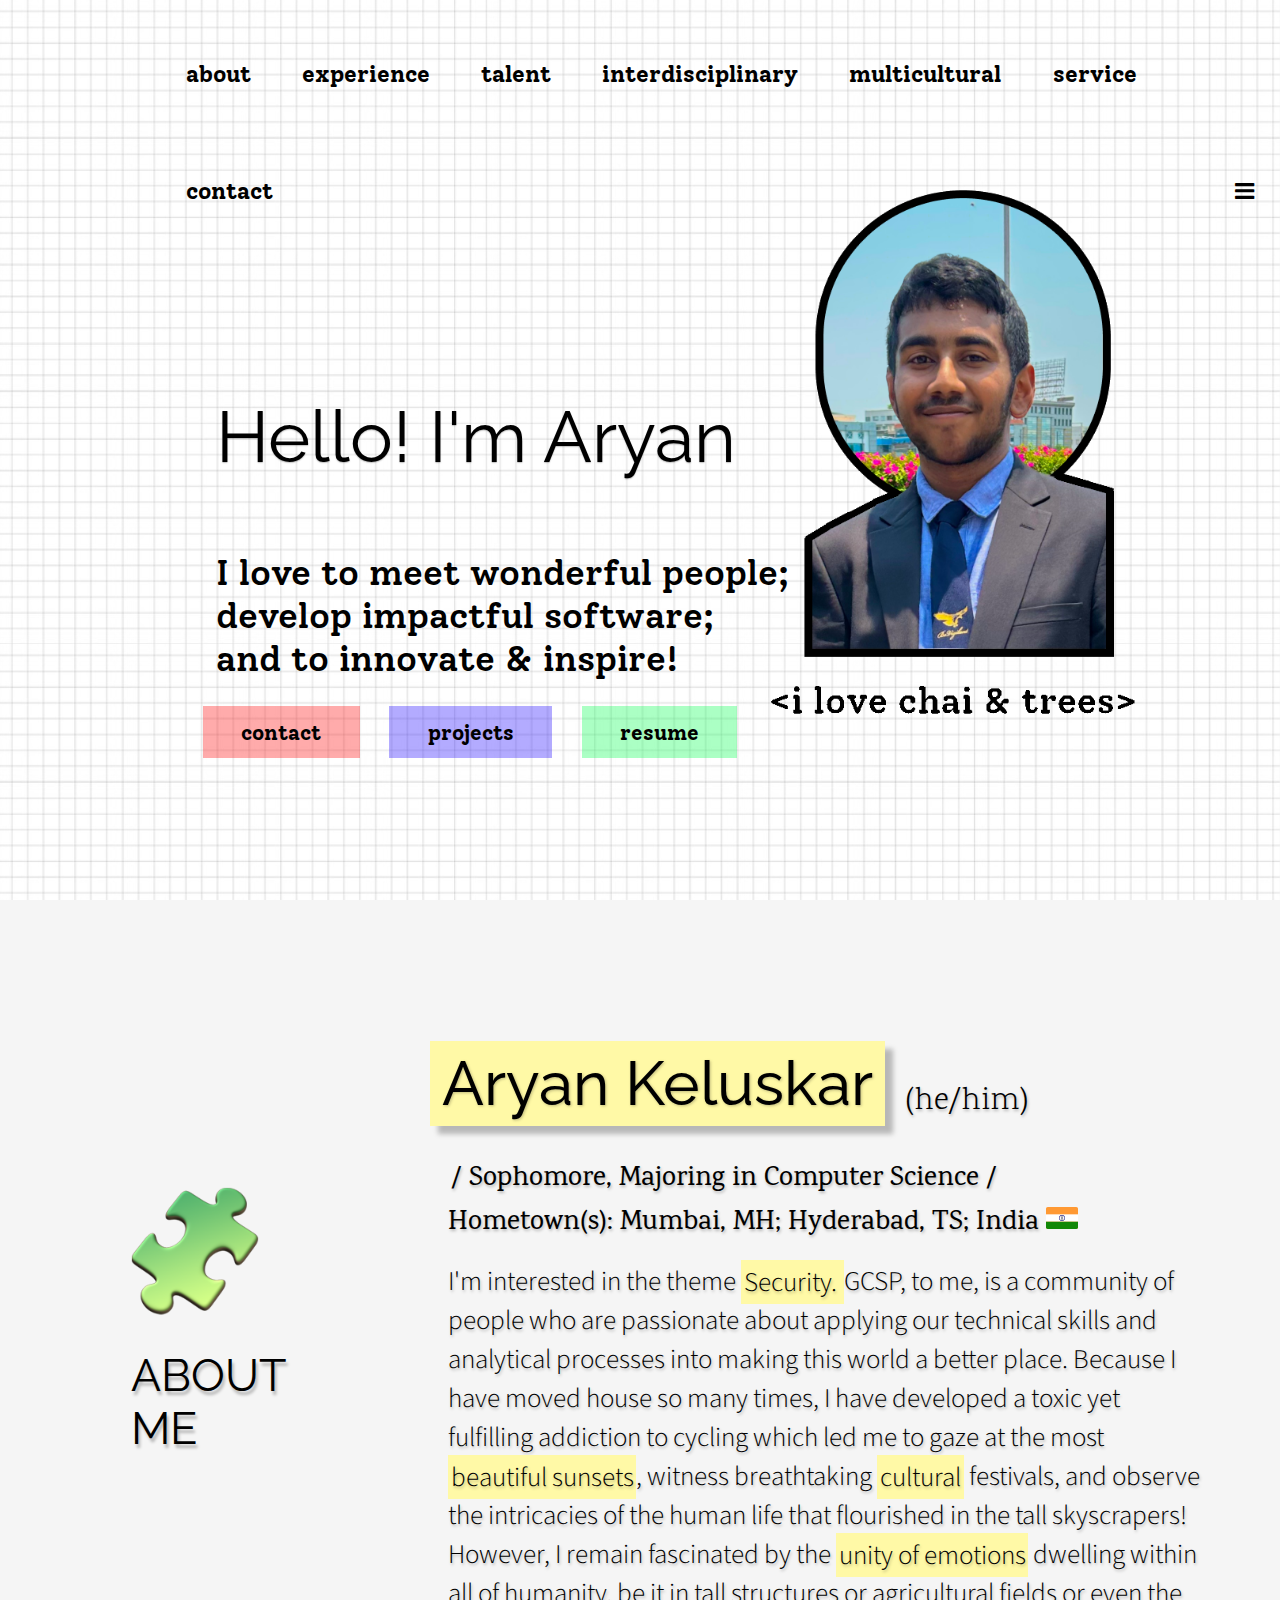
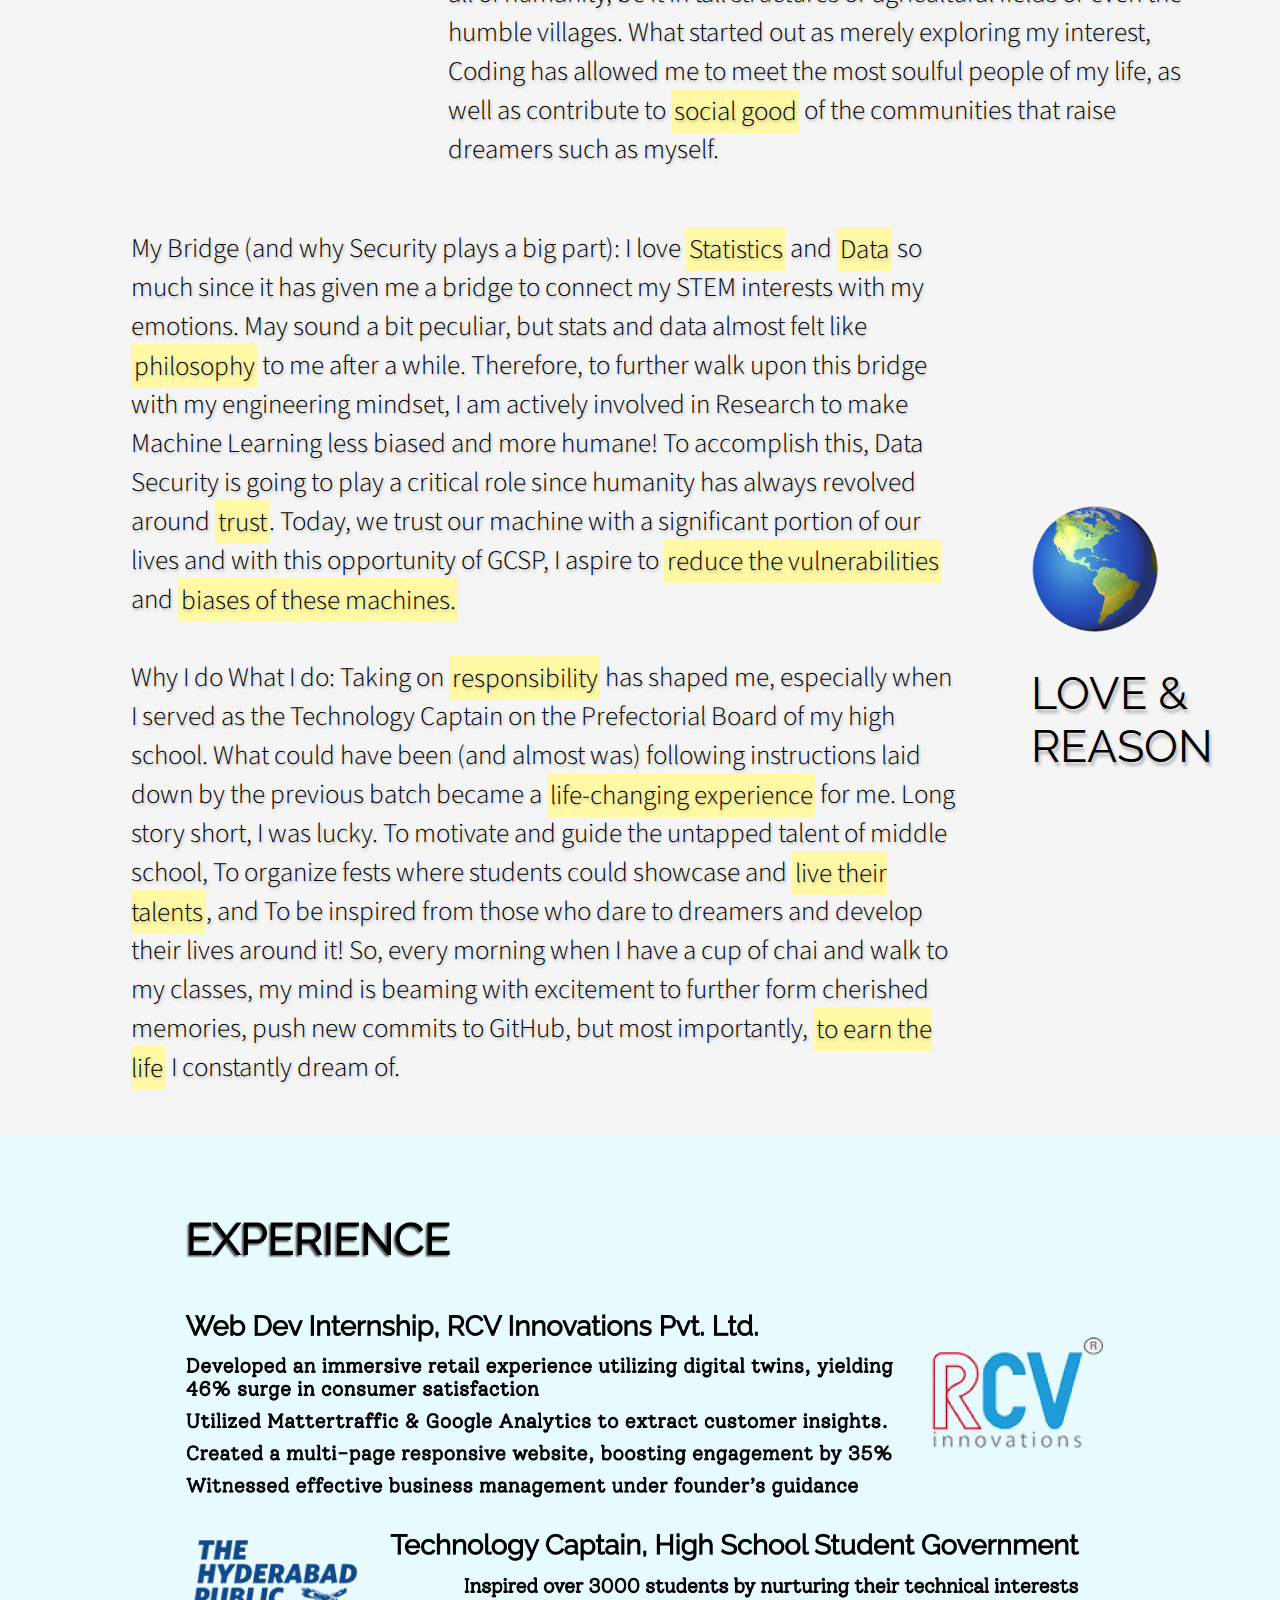
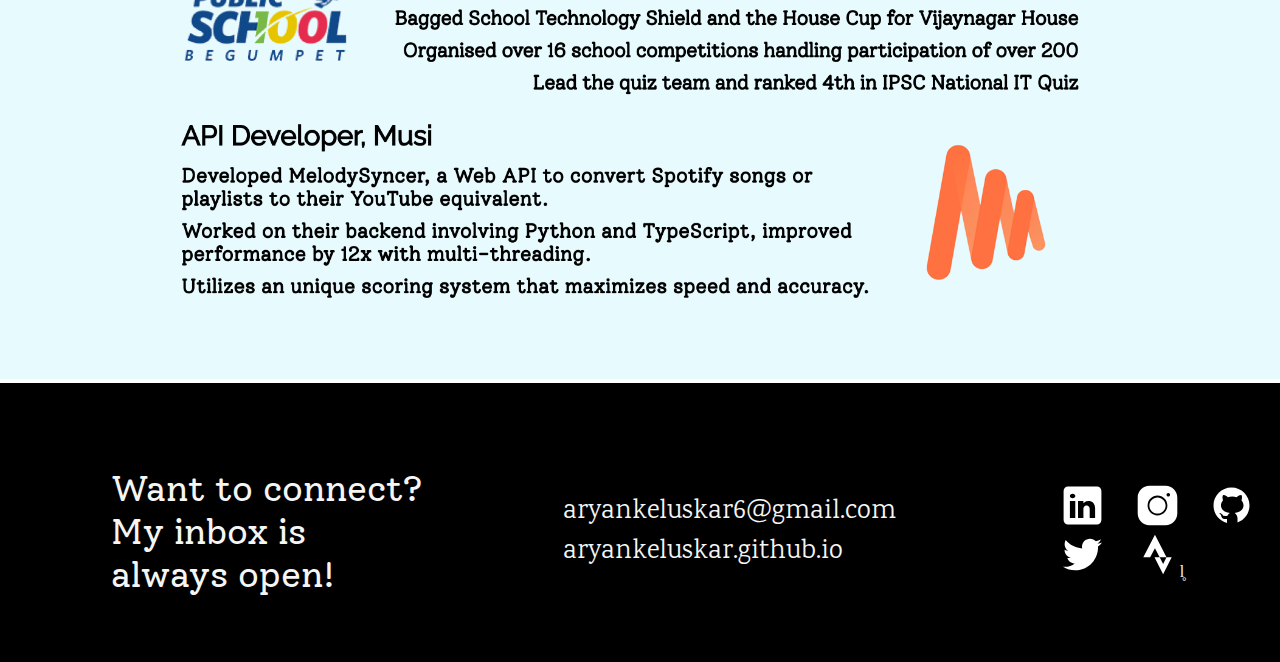
<file: gcsp.html>
<!DOCTYPE html>
<html lang="en">

<head>
    <meta charset="UTF-8">
    <title>Aryan Keluskar | GCSP Portfolio </title>
    <meta name="description" content="This is my portfolio website where I showcase my work and skills.">
    <meta name="keywords" content="portfolio, web development, skills, projects">
    <meta name="author" content="Aryan Keluskar">
    <meta name="viewport" content="width=device-width, initial-scale=1.0">
    <link rel="stylesheet" href="https://cdnjs.cloudflare.com/ajax/libs/font-awesome/4.7.0/css/font-awesome.min.css">
    <link rel="stylesheet" href="styleGCSP.css">
    <link rel="icon" sizes="150x150" href="./some pfp.jpg">
</head>

<body>

    <div id="name">
        <div class="topnav">
            <!-- using a empty character to set the height -->
            <a href="#home" class="active">‎ </a>
            <div id="myLinks">
                <a href="#aboutDiv">about</a>
                <!-- <a href="#tech">tech stacks</a>
                <a href="#tech">projects</a>
                <a href="#tech">education</a> -->
                <a href="#exp">experience</a>
                <a href="#">talent</a>
                <a href="./gcsp/fse150.html">interdisciplinary</a>
                <a href="#">multicultural</a>
                <a href="#">service</a>
                <a href="#contactDiv">contact</a>
            </div>
            <a href="javascript:void(0);" class="icon" onclick="myFunction()">
                <i class="fa fa-bars"></i>
            </a>
        </div>
        <div id="pfpcontainer">
            <p id="landerName">
                Hello! I'm Aryan
            </p>
            <img src="./heroFG.png" class="pfp" alt="" srcset="">
        </div>
        <p id="smolDescription">
            I love to meet wonderful people;<br>
            develop impactful software;<br>
            and to innovate & inspire!
        </p>
        <table id="buttonContaines">
            <tr>
                <td>
                    <a href="#contactDiv" class="nameButtons" id="contactB">contact</a>
                </td>
                <td>
                    <a href="#projectsDiv" class="nameButtons" id="projectsB">projects</a>
                </td>
                <td>
                    <a href="https://drive.google.com/file/d/17IsDOkYm8lB3PavvkeleOxRMZ-cDJVVj/view?usp=sharing"
                        class="nameButtons" id="resumeB">resume</a>
                </td>
            </tr>

        </table>
        <!-- <p id="chai">&#60;i love trees and chai/&gt;</p> -->

    </div>

    
   
    <!-- <div id="leftNavBar">
        <div id="NBabout"></div>
    </div> -->

    <div id="aboutDiv">
        <table>
            <tr>
                <td>
                    <img src="./puzzle_piece3.png" alt="" id="puzzle" srcset="">
                    <h1 id="aboutMe">ABOUT <br>ME</h1>
                </td>
                <td style="padding-left: 5em;">
                    <table>
                        <tr>
                            <td id="nameContainer">
                                <p id="nameAbout">Aryan Keluskar</p>
                            </td>
                            <td>
                                <p id="pronouns">(he/him)</p>
                            </td>
                        </tr>
                    </table>

                    <table>
                        <tr>
                            <td>
                                <p id="smolDef">
                                    / Sophomore, Majoring in Computer Science /
                                </p>
                            </td>
                            <!-- <td>
                                <img class="fa fa-volume-up" src="" alt="" id="speaker" srcset="">
                            </td> -->
                        </tr>
                    </table>


                    <p id="locs">Hometown(s): Mumbai, MH; Hyderabad, TS; India <img id="flag" src="./india-flag-icon.svg" alt="" srcset=""> </p>
                    <p id="bigDef1">
                        I'm interested in the theme <span class="highlight"> Security. </span> GCSP, to me, is a community of people who are passionate about applying our technical skills and analytical processes into making this world a better place.
                        Because I have moved house so many times, I have developed a toxic yet fulfilling addiction to cycling which led me to gaze at the most <span class="highlight">beautiful sunsets</span>, witness breathtaking <span class="highlight">cultural</span> festivals, and observe the intricacies of the human life that flourished in the tall skyscrapers! However, I remain fascinated by the <span class="highlight">unity of emotions</span> dwelling within all of humanity, be it in tall structures or agricultural fields or even the humble villages. What started out as merely exploring my interest, Coding has allowed me to meet the most soulful people of my life, as well as contribute to <span class="highlight">social good</span> of the communities that raise dreamers such as myself.  
                        
                        </p>

                </td>
            </tr>
        </table>


    </div>

    <div id="moreAbout">
        <table>
            <tr style="padding-left: 5em;">
                <td>
                    <p id="bigDef">
                    My Bridge (and why Security plays a big part): I love  <span class="highlight"> Statistics</span> and  <span class="highlight">Data</span> so much since it has given me a bridge to connect my STEM interests with my emotions. May sound a bit peculiar, but stats and data almost felt like  <span class="highlight">philosophy</span> to me after a while. Therefore, to further walk upon this bridge with my engineering mindset, I am actively involved in Research to make  <span class="">Machine Learning</span> less biased and more humane! To accomplish this, Data Security is going to play a critical role since humanity has always revolved around  <span class="highlight">trust</span>. Today, we trust our machine with a significant portion of our lives and with this opportunity of GCSP, I  aspire to <span class="highlight">reduce the vulnerabilities</span> and <span class="highlight">biases of these machines.</span> 
                    <br><br>
                    Why I do What I do: Taking on <span class="highlight">responsibility</span> has shaped me, especially when I served as the Technology Captain on the Prefectorial Board of my high school. What could have been (and almost was) following instructions laid down by the previous batch became a <span class="highlight">life-changing experience</span> for me. Long story short, I was lucky. To motivate and guide the untapped talent of middle school, To organize fests where students could showcase and <span class="highlight">live their talents</span>, and To be inspired from those who dare to dreamers and develop their lives around it! So, every morning when I have a cup of chai and walk to my classes, my mind is beaming with excitement to further form cherished memories, push new commits to GitHub, but most importantly, <span class="highlight">to earn the life</span> I constantly dream of.
                </p>
            </td>
            <td>
                <img src="./globe.png" alt="" id="puzzle2" srcset="">
                <h1 id="aboutMe2">LOVE & <br>REASON</h1>
            </td>
        </tr>
    </table>
</div>

<div id="exp">
    <img src="./exp.png" alt="" srcset="" width="100%" >
</div>

    <div id="contactDiv">
        <table>
            <tr>
                <td>
                    <div id="fc2">
                        <p id="want">Want to connect? <br>
                            My inbox is always open!
                        </p>
                    </div>
                </td>
                <td>
                    <p id="connect">
                        <a id="email" href="mailto:aryankeluskar6@gmail.com">
                            <span>aryankeluskar6@gmail.com</span>
                        </a> <br>
                        <span>aryankeluskar.github.io</span>
                    </p>
                </td>
                <td>
                    <div class="socials-container">
                        <a target="_blank" class="socialsLink" href="https://linkedin.com/in/aryankeluskar/"><svg
                                xmlns="http://www.w3.org/2000/svg" x="0px" y="0px" width="100" height="100"
                                viewBox="0 0 50 50" style="fill:#FFFFFF;" alt="Linkedin">
                                <path
                                    d="M41,4H9C6.24,4,4,6.24,4,9v32c0,2.76,2.24,5,5,5h32c2.76,0,5-2.24,5-5V9C46,6.24,43.76,4,41,4z M17,20v19h-6V20H17z M11,14.47c0-1.4,1.2-2.47,3-2.47s2.93,1.07,3,2.47c0,1.4-1.12,2.53-3,2.53C12.2,17,11,15.87,11,14.47z M39,39h-6c0,0,0-9.26,0-10 c0-2-1-4-3.5-4.04h-0.08C27,24.96,26,27.02,26,29c0,0.91,0,10,0,10h-6V20h6v2.56c0,0,1.93-2.56,5.81-2.56 c3.97,0,7.19,2.73,7.19,8.26V39z">
                                </path>
                            </svg></a>
                        <a target="_blank" class="socialsLink" href="https://instagram.com/aryankeluskar"><svg
                                xmlns="http://www.w3.org/2000/svg" x="0px" y="0px" viewBox="0 0 50 50"
                                style="fill:#FFFFFF;">
                                <path
                                    d="M 16 3 C 8.83 3 3 8.83 3 16 L 3 34 C 3 41.17 8.83 47 16 47 L 34 47 C 41.17 47 47 41.17 47 34 L 47 16 C 47 8.83 41.17 3 34 3 L 16 3 z M 37 11 C 38.1 11 39 11.9 39 13 C 39 14.1 38.1 15 37 15 C 35.9 15 35 14.1 35 13 C 35 11.9 35.9 11 37 11 z M 25 14 C 31.07 14 36 18.93 36 25 C 36 31.07 31.07 36 25 36 C 18.93 36 14 31.07 14 25 C 14 18.93 18.93 14 25 14 z M 25 16 C 20.04 16 16 20.04 16 25 C 16 29.96 20.04 34 25 34 C 29.96 34 34 29.96 34 25 C 34 20.04 29.96 16 25 16 z">
                                </path>
                            </svg></a>
                        <a target="_blank" class="socialsLink" href="https://github.com/aryankeluskar"><svg
                                xmlns="http://www.w3.org/2000/svg" x="0px" y="0px" viewBox="0 0 30 30"
                                style="fill:#FFFFFF;">
                                <path
                                    d="M15,3C8.373,3,3,8.373,3,15c0,5.623,3.872,10.328,9.092,11.63C12.036,26.468,12,26.28,12,26.047v-2.051 c-0.487,0-1.303,0-1.508,0c-0.821,0-1.551-0.353-1.905-1.009c-0.393-0.729-0.461-1.844-1.435-2.526 c-0.289-0.227-0.069-0.486,0.264-0.451c0.615,0.174,1.125,0.596,1.605,1.222c0.478,0.627,0.703,0.769,1.596,0.769 c0.433,0,1.081-0.025,1.691-0.121c0.328-0.833,0.895-1.6,1.588-1.962c-3.996-0.411-5.903-2.399-5.903-5.098 c0-1.162,0.495-2.286,1.336-3.233C9.053,10.647,8.706,8.73,9.435,8c1.798,0,2.885,1.166,3.146,1.481C13.477,9.174,14.461,9,15.495,9 c1.036,0,2.024,0.174,2.922,0.483C18.675,9.17,19.763,8,21.565,8c0.732,0.731,0.381,2.656,0.102,3.594 c0.836,0.945,1.328,2.066,1.328,3.226c0,2.697-1.904,4.684-5.894,5.097C18.199,20.49,19,22.1,19,23.313v2.734 c0,0.104-0.023,0.179-0.035,0.268C23.641,24.676,27,20.236,27,15C27,8.373,21.627,3,15,3z">
                                </path>
                            </svg></a>
                        <a target="_blank" class="socialsLink" href="https://twitter.com/aryankeluskar6/"><svg
                                xmlns="http://www.w3.org/2000/svg" x="0px" y="0px" viewBox="0 0 30 30"
                                style="fill:#FFFFFF;">
                                <path
                                    d="M28,6.937c-0.957,0.425-1.985,0.711-3.064,0.84c1.102-0.66,1.947-1.705,2.345-2.951c-1.03,0.611-2.172,1.055-3.388,1.295 c-0.973-1.037-2.359-1.685-3.893-1.685c-2.946,0-5.334,2.389-5.334,5.334c0,0.418,0.048,0.826,0.138,1.215 c-4.433-0.222-8.363-2.346-10.995-5.574C3.351,6.199,3.088,7.115,3.088,8.094c0,1.85,0.941,3.483,2.372,4.439 c-0.874-0.028-1.697-0.268-2.416-0.667c0,0.023,0,0.044,0,0.067c0,2.585,1.838,4.741,4.279,5.23 c-0.447,0.122-0.919,0.187-1.406,0.187c-0.343,0-0.678-0.034-1.003-0.095c0.679,2.119,2.649,3.662,4.983,3.705 c-1.825,1.431-4.125,2.284-6.625,2.284c-0.43,0-0.855-0.025-1.273-0.075c2.361,1.513,5.164,2.396,8.177,2.396 c9.812,0,15.176-8.128,15.176-15.177c0-0.231-0.005-0.461-0.015-0.69C26.38,8.945,27.285,8.006,28,6.937z">
                                </path>
                            </svg></a>
                        <a target="_blank" class="socialsLink" href="https://www.strava.com/athletes/79631416/"><svg
                                xmlns="http://www.w3.org/2000/svg" x="0px" y="0px" viewBox="0 0 32 32"
                                style="fill:#FFFFFF;">
                                <path
                                    d="M 14.179688 2 L 5.9003906 18 L 10.779297 18 L 14.179688 11.619141 L 17.560547 18 L 22.400391 18 L 14.179688 2 z M 22.400391 18 L 20 22.789062 L 17.560547 18 L 13.859375 18 L 20 30 L 26.099609 18 L 22.400391 18 z">
                                </path>
                            </svg></a>l̥
                    </div>
                </td>
            </tr>
        </table>

    </div>

</body>


</html>
</file>
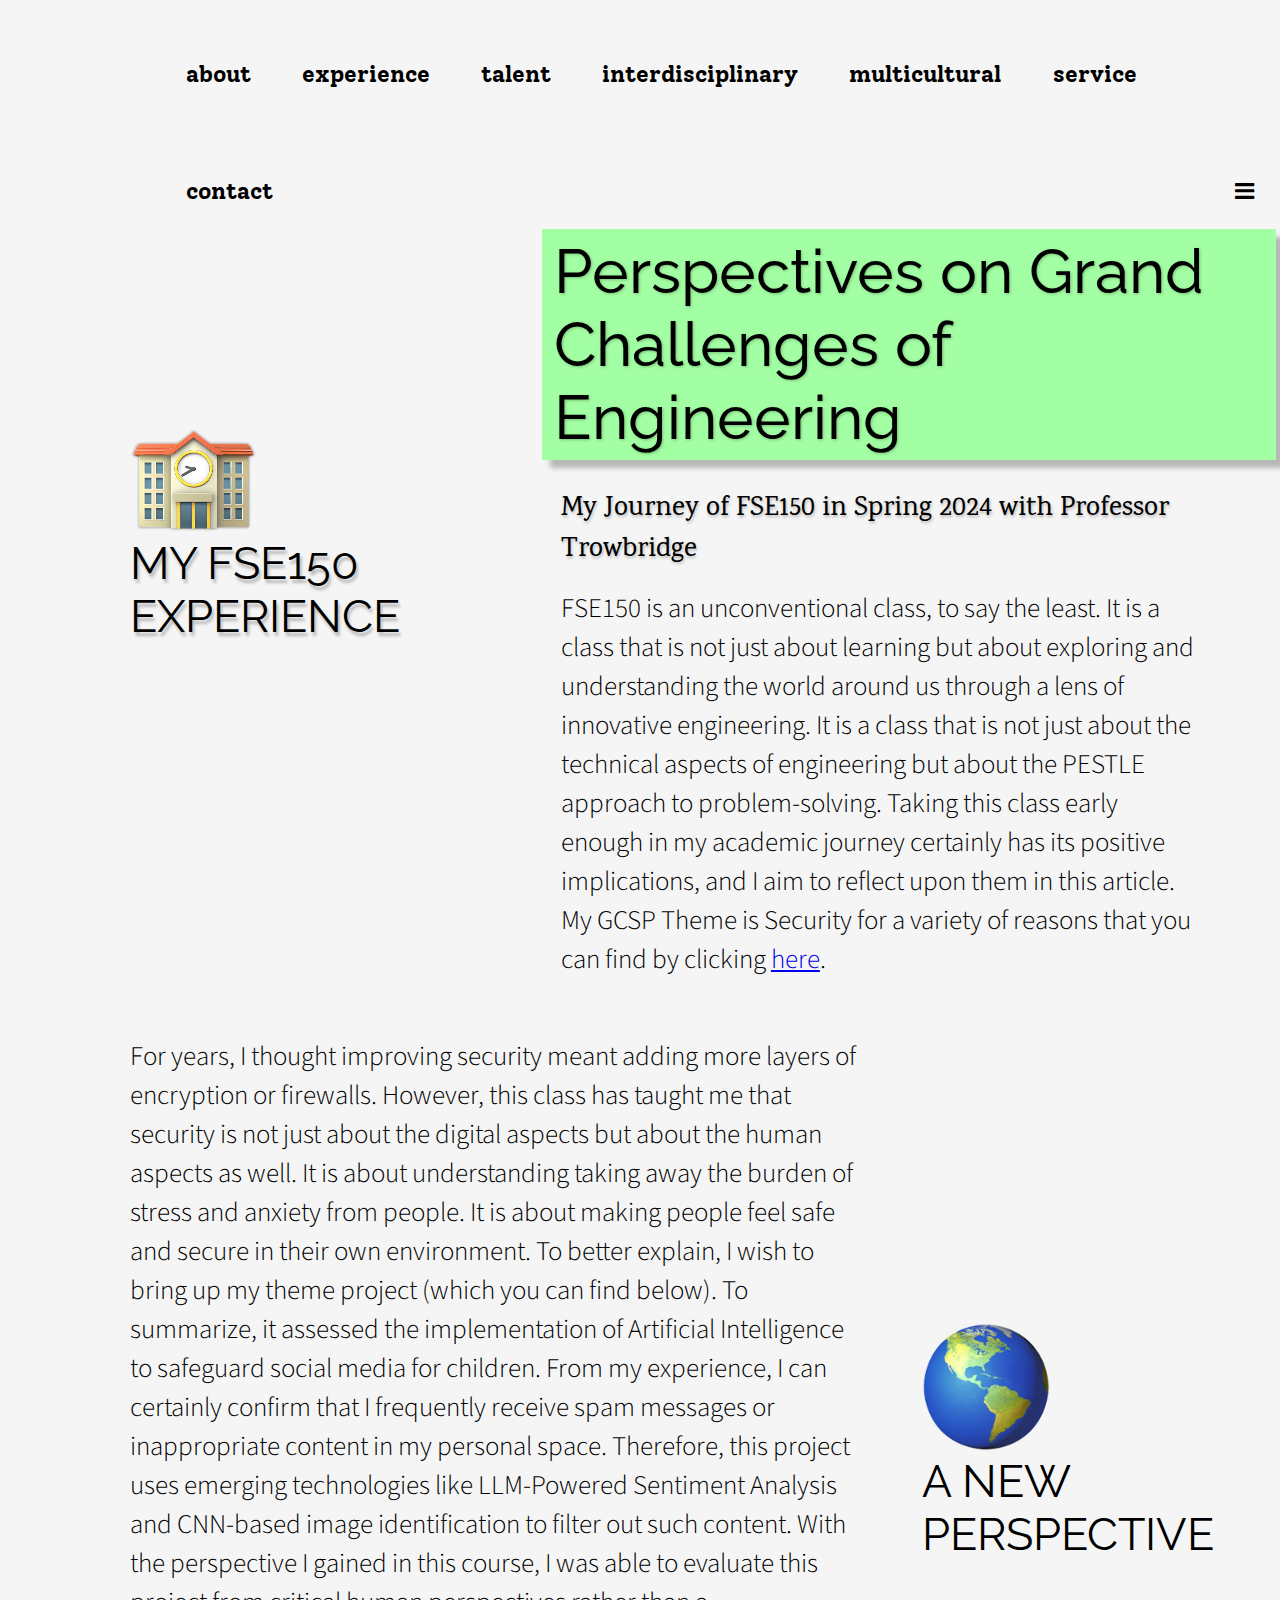
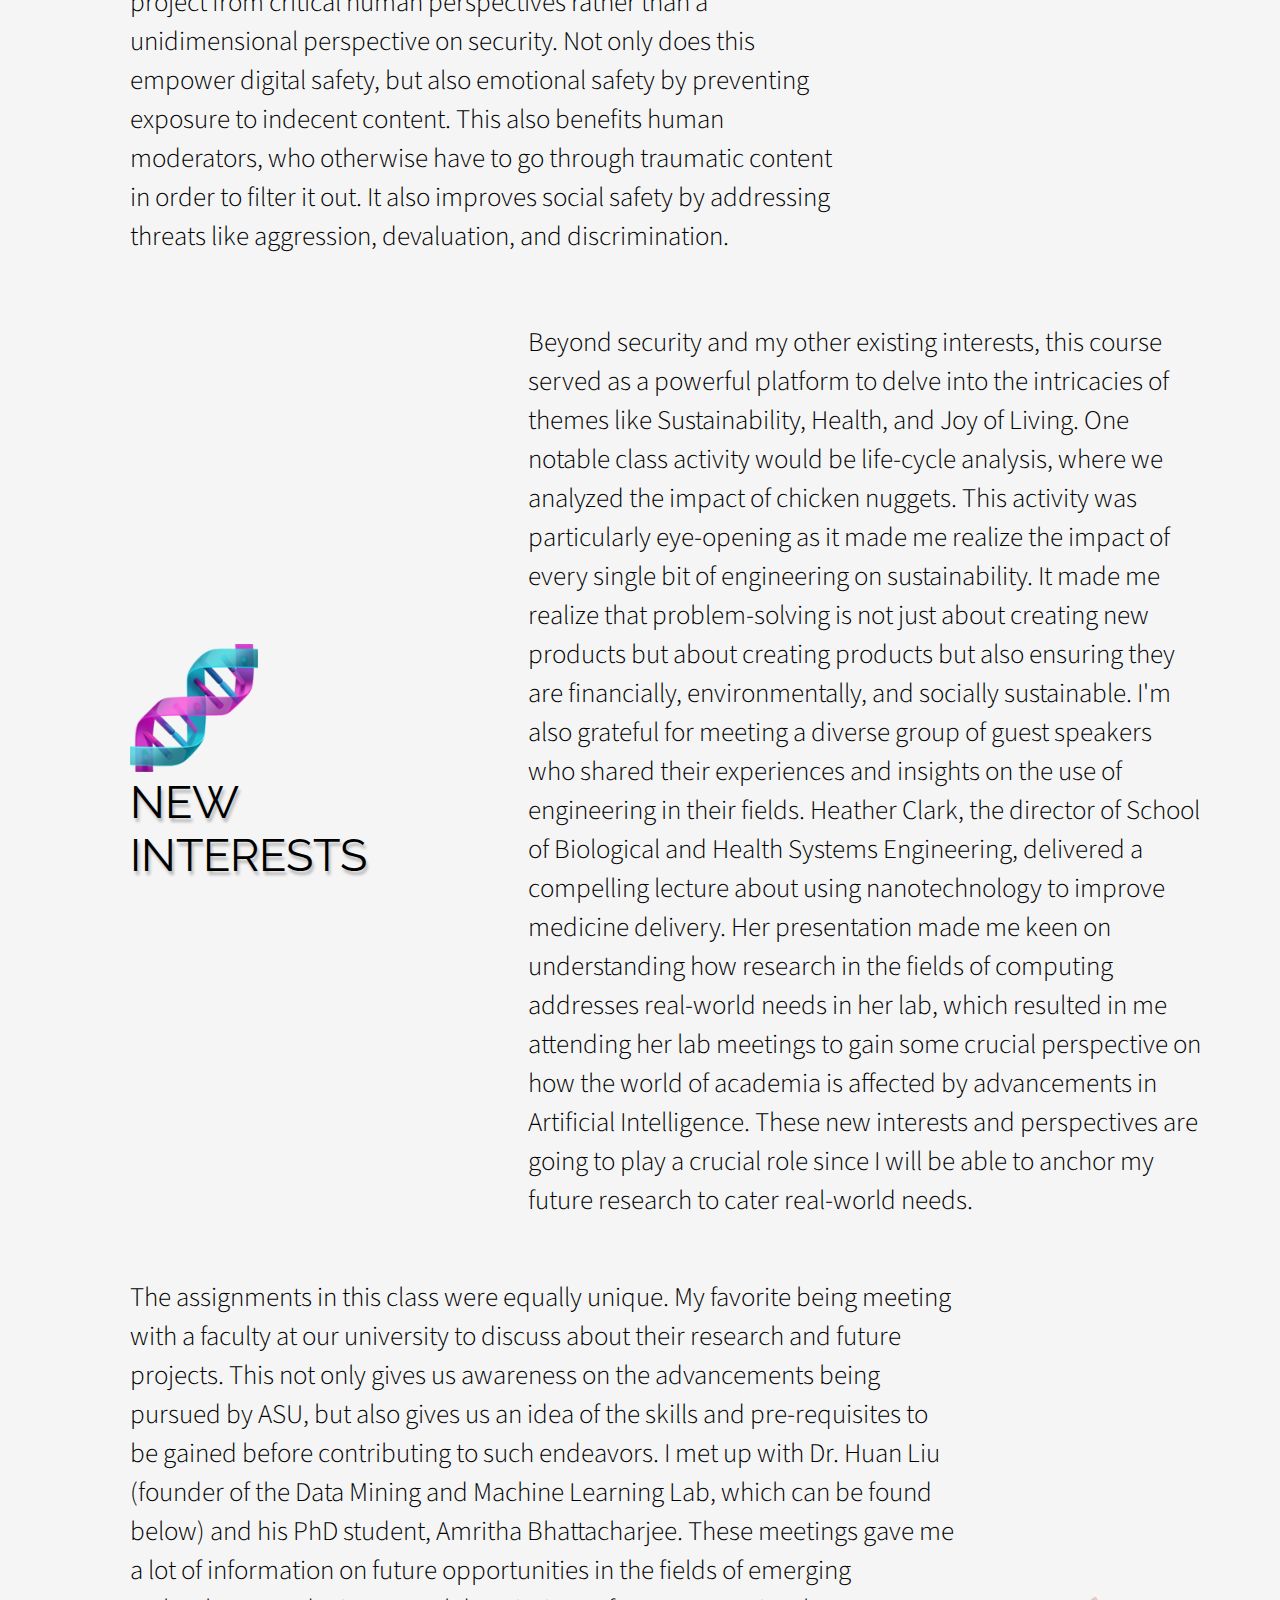
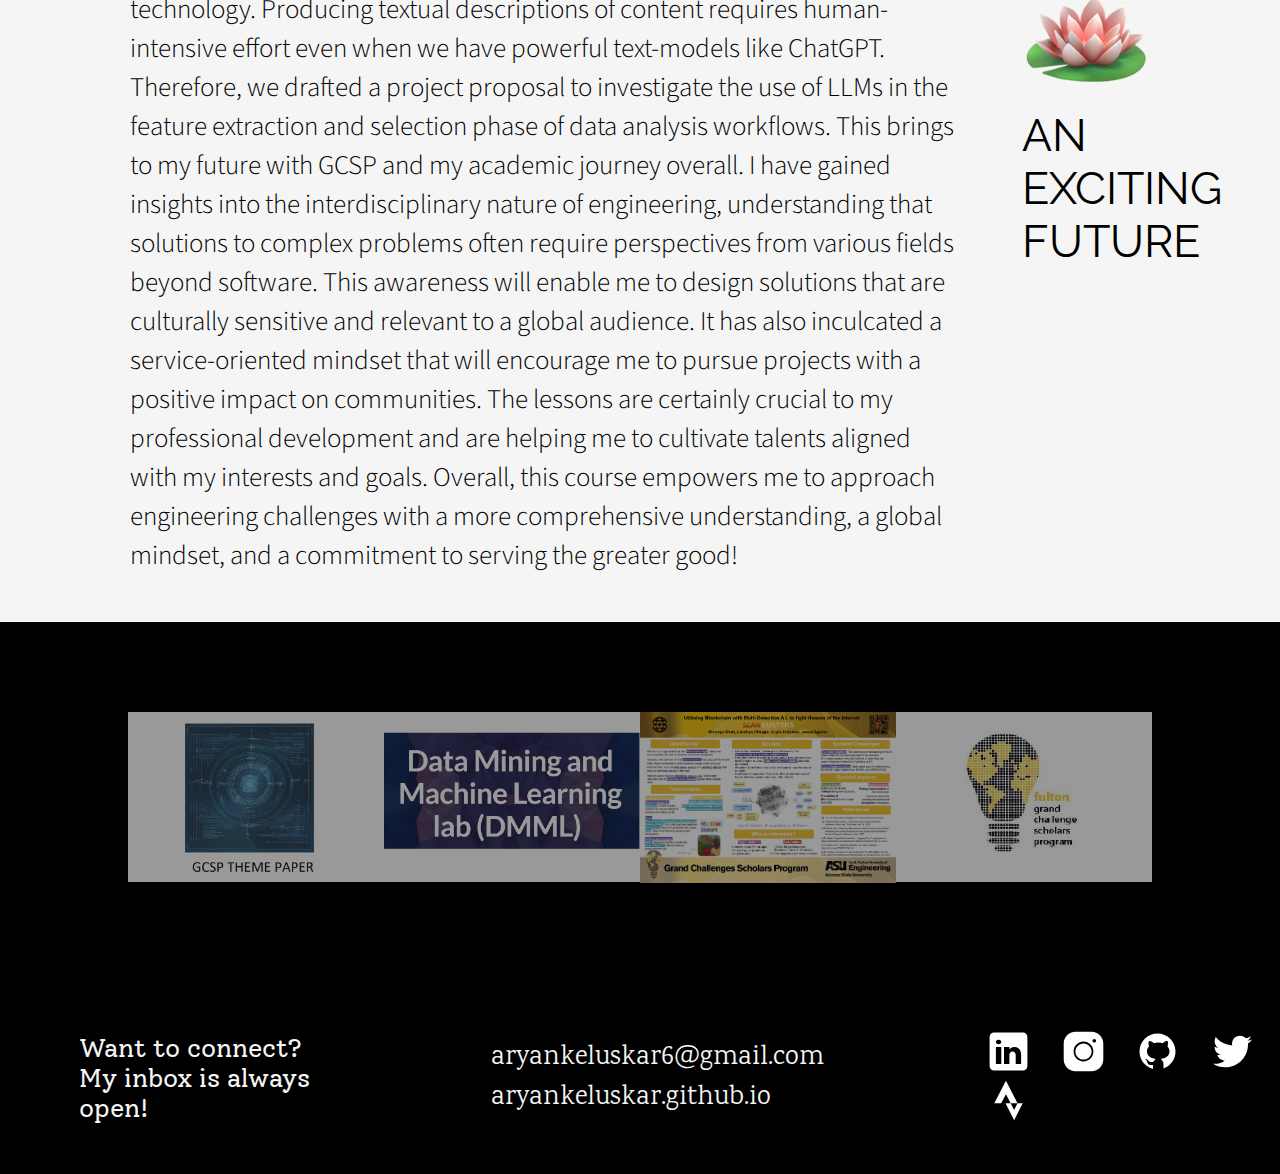
<file: gcsp/fse150.html>
<!DOCTYPE html>
<html lang="en">

<head>
    <meta charset="UTF-8">
    <title>Aryan Keluskar | GCSP Portfolio </title>
    <meta name="description" content="This is my portfolio website where I showcase my work and skills.">
    <meta name="keywords" content="portfolio, web development, skills, projects">
    <meta name="author" content="Aryan Keluskar">
    <meta name="viewport" content="width=device-width, initial-scale=1.0">
    <link rel="stylesheet" href="https://cdnjs.cloudflare.com/ajax/libs/font-awesome/4.7.0/css/font-awesome.min.css">
    <link rel="stylesheet" href="styleGCSPage.css">
    <link rel="icon" sizes="150x150" href="../static/some pfp.jpg">
</head>

<body>

    <div id="name">
        <div class="topnav">
            <!-- using a empty character to set the height -->
            <a href="#home" class="active">‎ </a>
            <div id="myLinks">
                <a href="../index.html">about</a>
                <!-- <a href="#tech">tech stacks</a>
                <a href="#tech">projects</a>
                <a href="#tech">education</a> -->
                <a href="../index.html#exp">experience</a>
                <a href="#">talent</a>
                <a href="./fse150.html">interdisciplinary</a>
                <a href="#">multicultural</a>
                <a href="#">service</a>
                <a href="#contact">contact</a>
            </div>
            <a href="javascript:void(0);" class="icon" onclick="myFunction()">
                <i class="fa fa-bars"></i>
            </a>
        </div>

    </div>


    <!-- <div id="leftNavBar">
        <div id="NBabout"></div>
    </div> -->

    <div id="about">
        <table>
            <tr>
                <td>
                    <img src="../static/house.png" alt="" id="puzzle" srcset="">
                    <h1 id="aboutMe">MY FSE150 <br>EXPERIENCE</h1>
                </td>
                <td style="padding-left: 5em;">
                    <table>
                        <tr>
                            <td id="nameContainer">
                                <p id="nameAbout">Perspectives on Grand <br> Challenges of Engineering</p>
                            </td>
                        </tr>
                    </table>


                    <p id="locs">My Journey of FSE150 in Spring 2024 with Professor Trowbridge</p>
                    <p id="bigDef1">
                        FSE150 is an unconventional class, to say the least. It is a class that is not just about
                        learning but about exploring and understanding the world around us through a lens of innovative
                        engineering. It is a class that is not just about the technical aspects of engineering but about
                        the PESTLE approach to problem-solving. Taking this class early enough in my academic journey
                        certainly has its positive implications, and I aim to reflect upon them in this article. My GCSP
                        Theme is Security for a variety of reasons that you can find by clicking <a
                            href="../gcsp.html">here</a>.
                    </p>
                </td>
            </tr>
        </table>


    </div>

    <div id="moreAbout">
        <table>
            <tr style="padding-left: 5em;">
                <td>
                    <p id="bigDef">
                        For years, I thought improving security meant adding more layers of encryption or firewalls.
                        However, this class has taught me that security is not just about the digital aspects but about
                        the human aspects as well. It is about understanding taking away the burden of stress and
                        anxiety from people. It is about making people feel safe and secure in their own environment. To
                        better explain, I wish to bring up my theme project (which you can find below). To summarize, it
                        assessed the implementation of Artificial Intelligence to safeguard social media for children.
                        From my experience, I can certainly confirm that I frequently receive spam messages or
                        inappropriate content in my personal space. Therefore, this project uses emerging technologies
                        like LLM-Powered Sentiment Analysis and CNN-based image identification to filter out such
                        content. With the perspective I gained in this course, I was able to evaluate this project from
                        critical human perspectives rather than a unidimensional perspective on security. Not only does
                        this empower digital safety, but also emotional safety by preventing exposure to indecent
                        content. This also benefits human moderators, who otherwise have to go through traumatic content
                        in order to filter it out. It also improves social safety by addressing threats like aggression,
                        devaluation, and discrimination. </p>
                </td>
                <td>
                    <img src="../static/globe.png" alt="" id="puzzle2" srcset="">
                    <h1 id="aboutMe2">A NEW <br>PERSPECTIVE</h1>
                </td>
            </tr>
        </table>
    </div>

    <div id="about" style="padding-bottom:0;">
        <table>
            <tr>
                <td>
                    <img src="../static/dna.png" alt="" id="puzzle" srcset="">
                    <h1 id="aboutMe">NEW <br>INTERESTS</h1>
                </td>
                <td style="padding-left: 5em;">
                    <p id="bigDef1">
                        Beyond security and my other existing interests, this course served as a powerful platform to
                        delve into the intricacies of themes like Sustainability, Health, and Joy of Living. One notable
                        class activity would be life-cycle analysis, where we analyzed the impact of chicken nuggets.
                        This activity was particularly eye-opening as it made me realize the impact of every single
                        bit of engineering on sustainability. It made me realize that problem-solving is not just about
                        creating new products but about creating products but also ensuring they are financially,
                        environmentally, and socially sustainable. I'm also grateful for meeting a diverse group of
                        guest speakers who shared their experiences and insights on the use of engineering in their
                        fields. Heather Clark, the director of School of Biological and Health Systems Engineering,
                        delivered a compelling lecture about using nanotechnology to improve medicine delivery. Her
                        presentation made me keen on understanding how research in the fields of computing addresses
                        real-world needs in her lab, which resulted in me attending her lab meetings to gain some
                        crucial perspective on how the world of academia is affected by advancements in Artificial
                        Intelligence. These new interests and perspectives are going to play a crucial role since I will
                        be able to anchor my future research to cater real-world needs.

                    </p>
                </td>
            </tr>
        </table>


    </div>


    <div id="moreAbout">
        <table>
            <tr style="padding-left: 5em;">
                <td>
                    <p id="bigDef">
                        The assignments in this class were equally unique. My favorite being meeting with a faculty at
                        our university to discuss about their research and future projects. This not only gives us
                        awareness on the advancements being pursued by ASU, but also gives us an idea of the skills and
                        pre-requisites to be gained before contributing to such endeavors. I met up with Dr. Huan Liu
                        (founder of the Data Mining and Machine Learning Lab, which can be found below) and his PhD
                        student, Amritha Bhattacharjee. These meetings gave me a lot of information on future
                        opportunities in the fields of emerging technology. Producing textual descriptions of content
                        requires human-intensive effort even when we have powerful text-models like ChatGPT. Therefore,
                        we drafted a project proposal to investigate the use of LLMs in the feature extraction and
                        selection phase of data analysis workflows. This brings to my future with GCSP and my academic journey overall. I have gained insights into the interdisciplinary nature of engineering, understanding that solutions to complex problems often require perspectives from various fields beyond software. This awareness will enable me to design solutions that are culturally sensitive and relevant to a global audience. It has also inculcated a service-oriented mindset that will encourage me to pursue projects with a positive impact on communities. The lessons are certainly crucial to my professional development and are helping me to cultivate talents aligned with my interests and goals. Overall, this course empowers me to approach engineering challenges with a more comprehensive understanding, a global mindset, and a commitment to serving the greater good!
                    </p>
                </td>
                <td>
                    <img src="../static/lotus.png" alt="" id="puzzle2" srcset="">
                    <h1 id="aboutMe2" style="width: 15vw;">AN EXCITING<br>FUTURE</h1>
                </td>
            </tr>
        </table>
    </div>

    <div class="container">
        <div class="top">
          <ul>
            <li>
              <a target="_blank" href="../themePaper.pdf"><img src="../static/themecover.png"></a>
            </li>
            <li>
              <a target="_blank"  href="https://dmml.asu.edu"><img src="../static/dmmlcover.png"></a>
            </li>
            <li>
              <a target="_blank"  href="../poster.pdf"><img src="../static/pos.png"></a>
            </li>
            <li>
              <a target="_blank"  href="https://gcsp.engineering.asu.edu"><img src="../static/gcspcover.png"></a>
            </li>
          </ul>
       </div>
      </div>




    <div id="contact" style="padding-bottom: 5vh;">
        <table>
            <tr>
                <td>
                    <div id="fc2">
                        <p id="want">Want to connect? <br>
                            My inbox is always open!
                        </p>
                    </div>
                </td>
                <td>
                    <p id="connect">
                        <a id="email" href="mailto:aryankeluskar6@gmail.com">
                            <span>aryankeluskar6@gmail.com</span>
                        </a> <br>
                        <span>aryankeluskar.github.io</span>
                    </p>
                </td>
                <td>
                    <div class="socials-container">
                        <a target="_blank" class="socialsLink" href="https://linkedin.com/in/aryankeluskar/"><svg
                                xmlns="http://www.w3.org/2000/svg" x="0px" y="0px" width="100" height="100"
                                viewBox="0 0 50 50" style="fill:#FFFFFF;" alt="Linkedin">
                                <path
                                    d="M41,4H9C6.24,4,4,6.24,4,9v32c0,2.76,2.24,5,5,5h32c2.76,0,5-2.24,5-5V9C46,6.24,43.76,4,41,4z M17,20v19h-6V20H17z M11,14.47c0-1.4,1.2-2.47,3-2.47s2.93,1.07,3,2.47c0,1.4-1.12,2.53-3,2.53C12.2,17,11,15.87,11,14.47z M39,39h-6c0,0,0-9.26,0-10 c0-2-1-4-3.5-4.04h-0.08C27,24.96,26,27.02,26,29c0,0.91,0,10,0,10h-6V20h6v2.56c0,0,1.93-2.56,5.81-2.56 c3.97,0,7.19,2.73,7.19,8.26V39z">
                                </path>
                            </svg></a>
                        <a target="_blank" class="socialsLink" href="https://instagram.com/aryankeluskar"><svg
                                xmlns="http://www.w3.org/2000/svg" x="0px" y="0px" viewBox="0 0 50 50"
                                style="fill:#FFFFFF;">
                                <path
                                    d="M 16 3 C 8.83 3 3 8.83 3 16 L 3 34 C 3 41.17 8.83 47 16 47 L 34 47 C 41.17 47 47 41.17 47 34 L 47 16 C 47 8.83 41.17 3 34 3 L 16 3 z M 37 11 C 38.1 11 39 11.9 39 13 C 39 14.1 38.1 15 37 15 C 35.9 15 35 14.1 35 13 C 35 11.9 35.9 11 37 11 z M 25 14 C 31.07 14 36 18.93 36 25 C 36 31.07 31.07 36 25 36 C 18.93 36 14 31.07 14 25 C 14 18.93 18.93 14 25 14 z M 25 16 C 20.04 16 16 20.04 16 25 C 16 29.96 20.04 34 25 34 C 29.96 34 34 29.96 34 25 C 34 20.04 29.96 16 25 16 z">
                                </path>
                            </svg></a>
                        <a target="_blank" class="socialsLink" href="https://github.com/aryankeluskar"><svg
                                xmlns="http://www.w3.org/2000/svg" x="0px" y="0px" viewBox="0 0 30 30"
                                style="fill:#FFFFFF;">
                                <path
                                    d="M15,3C8.373,3,3,8.373,3,15c0,5.623,3.872,10.328,9.092,11.63C12.036,26.468,12,26.28,12,26.047v-2.051 c-0.487,0-1.303,0-1.508,0c-0.821,0-1.551-0.353-1.905-1.009c-0.393-0.729-0.461-1.844-1.435-2.526 c-0.289-0.227-0.069-0.486,0.264-0.451c0.615,0.174,1.125,0.596,1.605,1.222c0.478,0.627,0.703,0.769,1.596,0.769 c0.433,0,1.081-0.025,1.691-0.121c0.328-0.833,0.895-1.6,1.588-1.962c-3.996-0.411-5.903-2.399-5.903-5.098 c0-1.162,0.495-2.286,1.336-3.233C9.053,10.647,8.706,8.73,9.435,8c1.798,0,2.885,1.166,3.146,1.481C13.477,9.174,14.461,9,15.495,9 c1.036,0,2.024,0.174,2.922,0.483C18.675,9.17,19.763,8,21.565,8c0.732,0.731,0.381,2.656,0.102,3.594 c0.836,0.945,1.328,2.066,1.328,3.226c0,2.697-1.904,4.684-5.894,5.097C18.199,20.49,19,22.1,19,23.313v2.734 c0,0.104-0.023,0.179-0.035,0.268C23.641,24.676,27,20.236,27,15C27,8.373,21.627,3,15,3z">
                                </path>
                            </svg></a>
                        <a target="_blank" class="socialsLink" href="https://twitter.com/aryankeluskar6/"><svg
                                xmlns="http://www.w3.org/2000/svg" x="0px" y="0px" viewBox="0 0 30 30"
                                style="fill:#FFFFFF;">
                                <path
                                    d="M28,6.937c-0.957,0.425-1.985,0.711-3.064,0.84c1.102-0.66,1.947-1.705,2.345-2.951c-1.03,0.611-2.172,1.055-3.388,1.295 c-0.973-1.037-2.359-1.685-3.893-1.685c-2.946,0-5.334,2.389-5.334,5.334c0,0.418,0.048,0.826,0.138,1.215 c-4.433-0.222-8.363-2.346-10.995-5.574C3.351,6.199,3.088,7.115,3.088,8.094c0,1.85,0.941,3.483,2.372,4.439 c-0.874-0.028-1.697-0.268-2.416-0.667c0,0.023,0,0.044,0,0.067c0,2.585,1.838,4.741,4.279,5.23 c-0.447,0.122-0.919,0.187-1.406,0.187c-0.343,0-0.678-0.034-1.003-0.095c0.679,2.119,2.649,3.662,4.983,3.705 c-1.825,1.431-4.125,2.284-6.625,2.284c-0.43,0-0.855-0.025-1.273-0.075c2.361,1.513,5.164,2.396,8.177,2.396 c9.812,0,15.176-8.128,15.176-15.177c0-0.231-0.005-0.461-0.015-0.69C26.38,8.945,27.285,8.006,28,6.937z">
                                </path>
                            </svg></a>
                        <a target="_blank" class="socialsLink" href="https://www.strava.com/athletes/79631416/"><svg
                                xmlns="http://www.w3.org/2000/svg" x="0px" y="0px" viewBox="0 0 32 32"
                                style="fill:#FFFFFF;">
                                <path
                                    d="M 14.179688 2 L 5.9003906 18 L 10.779297 18 L 14.179688 11.619141 L 17.560547 18 L 22.400391 18 L 14.179688 2 z M 22.400391 18 L 20 22.789062 L 17.560547 18 L 13.859375 18 L 20 30 L 26.099609 18 L 22.400391 18 z">
                                </path>
                            </svg></a>
                    </div>
                </td>
            </tr>
        </table>

    </div>

    

</body>


</html>
</file>
<file: gcsp/styleGCSP.css>
@import url('https://fonts.googleapis.com/css2?family=Solway:wght@450&display=swap');
@import url('https://fonts.googleapis.com/css2?family=Solway:wght@400&display=swap');
@import url('https://fonts.googleapis.com/css2?family=Solway:wght@600&display=swap');
@import url('https://fonts.googleapis.com/css2?family=Hammersmith+One&display=swap');
@import url('https://fonts.googleapis.com/css2?family=Raleway:wght@100&display=swap');
@import url('https://fonts.googleapis.com/css2?family=Raleway:wght@300&display=swap');
@import url('https://fonts.googleapis.com/css2?family=Source+Sans+3&display=swap');
@import url('https://fonts.googleapis.com/css2?family=Raleway:wght@450&display=swap');
@import url('https://fonts.googleapis.com/css2?family=Karma:wght@500&family=Solway&display=swap');
@import url('https://fonts.googleapis.com/css2?family=Raleway:wght@400&display=swap');

body {
    margin: 0;
}

div#name {
    width: 100%;
    height: 100vh;
    margin: 0;
    padding: 0;
    background-image: url('../static/heroBGplain.png');
    background-size: contain;
    background-color: whitesmoke;

    /* opacity: 90%; */
}

.topnav {
    overflow: hidden;
    position: relative;

}

.topnav #myLinks {
    display: block;
    margin-left: 10em;
    margin-top: 1em;
}

.topnav a {
    float: left;
    color: black;
    padding: 5vh 2vw;
    text-decoration: none;
    font-size: 2.5vh;
    font-family: 'Solway', serif;
    font-weight: 600;
}

.topnav a.icon {
    float: right;
}

.active {
    color: white;
}

p#landerName {
    font-family: 'Raleway';
    font-weight: 400;
    font-size: 8vh;
    margin-left: 3em;
    margin-top: 2em;
    text-shadow: 0 0.1vw 0.1vw rgba(0, 0, 0, 0.25);
    /* display: block;
    font-size: 2em; */
    /* margin-block-start: 0.67em;
    margin-block-end: 0.67em;
    margin-inline-start: 0px;
    margin-inline-end: 0px; */
    /* font-weight: bold; */
}

img.pfp {
    position: absolute;
    height: 60vh;
    left: 60vw;
    top: 20vh;
}

p#smolDescription {
    font-family: 'Solway';
    font-size: 4vh;
    margin-left: 6em;
    font-weight: 450;

}

p#chai {
    font-family: 'Solway';
    font-weight: 600;
    font-size: 4vh;
    margin-left: 67vw;
    margin-top: 2em;
}

a.nameButtons {
    /* background-color: blueviolet; */
    padding: 1.5vh 3vw;
    margin-left: 1vw;
    margin-right: 1vw;
    font-family: 'Solway', serif;
    font-weight: 600;
    font-size: 2.3vh;
    text-decoration: none;
    color: black;
}

#buttonContaines{
    margin-left: 3vw;
}

a#contactB {
    margin-left: 7.8em;
    background-color: rgba(255, 0, 0, 0.33);
}

a#contactB:hover {
    margin-left: 7.8em;
    background-color: rgba(255, 0, 0, 0.5);
}


a#projectsB {
    background-color: rgba(24, 0, 255, 0.33);
}

a#projectsB:hover {
    background-color: rgba(24, 0, 255, 0.5);
}

a#resumeB {
    background-color: rgba(0, 255, 75, 0.33);
}

a#resumeB:hover {
    background-color: rgba(0, 255, 75, 0.5);
}


div#about,
div#moreAbout {
    width: 100%;
    height: fit-content;
    margin: 0;
    padding: 0;
    /* background-image: url('./image\ 13.png'); */
    /* background-image: url("./landerBG.png"); */
    background-size: cover;
    background-color: whitesmoke;
}

img#puzzle {
    margin-left: 10vw;
    margin-top: 0vh;
    width: 10vw;
}

img#puzzle2 {
    margin-right: 5vw;
    margin-top: 0vh;
    width: 10vw;
}


h1#aboutMe {
    font-family: 'Raleway';
    font-weight: 400;
    font-size: 5vh;
    margin-left: 10vw;
    margin-right: 3vw;
    /* margin-top: 10em; */
    text-shadow: 2px 4px 3px rgba(0, 0, 0, 0.25);
}

h1#aboutMe2 {
    font-family: 'Raleway';
    font-weight: 400;
    font-size: 5vh;
    margin-right: 5vw;
    /* margin-top: 10em; */
    /* text-shadow: 2px 4px 3px rgba(0, 0, 0, 0.25); */
}

p#nameAbout {
    font-family: 'Raleway';
    font-weight: 450;
    font-size: 6.9vh;
    margin-left: 1.5vw;
    margin-top: 15vh;
    margin-bottom: 3vh;
    text-shadow: 1px 1px 3px rgba(0, 0, 0, 0.25);
    box-shadow: 8px 8px 5px rgba(0, 0, 0, 0.25);
    background-color: #FFF9A6;
    padding: 0.1em 0.2em;
}

#flag {
    /* margin-left: 1vw; */
    height: 2.5vh;
}

p#smolDef,
p#locs {
    font-family: 'Karma';
    font-weight: 500;
    font-size: 3vh;
    margin-left: 1.5em;
    margin-top: 0;
    margin-bottom: 0;
    /* text-shadow: 1px 2px 3px rgba(0, 0, 0, 0.25); */
    /* background-color: #FFF9A6; */
    /* padding: 0.2em; */
}

p#bigDef {
    font-family: 'source sans 3';
    font-weight: 300;
    font-size: 3vh;
    margin-left: 10vw;
    margin-top: 2em;
    margin-right: 5vw;
    margin-bottom: 5vh;
    /* text-shadow: 1px 2px 3px rgba(0, 0, 0, 0.25); */
}

p#bigDef1 {
    font-family: 'source sans 3';
    font-weight: 300;
    font-size: 3vh;
    margin-left: 1.5em;
    margin-top: 2vh;
    margin-bottom: 0;
    /* text-shadow: 1px 2px 3px rgba(0, 0, 0, 0.25); */
    margin-right: 6vw;
}

p#pronouns {
    font-family: 'karma';
    font-weight: 300;
    font-size: 2em;
    margin-left: 0.5em;
    margin-top: 4.5em;
    margin-bottom: 0;
    text-shadow: 1px 2px 3px rgba(0, 0, 0, 0.25);
}

span.highlight {
    background-color: #FFF9A6;
    padding: 0.1em 0.1em;
}

img#speaker {
    margin-left: 0.5em;
    font-size: 10em;
}

div#contact {
    color: whitesmoke;
    background-color: black;
    /* background-image: url("./gridBG.png"); */
    background-size: cover;
    /* padding-left: 5%; */
    padding-top: 5vh;
    padding-bottom: 3vh;
    /* height: 25vh; */
    width: 100%;
    overflow: hidden;
}

p#want {
    font-family: "solway";
    font-size: 2vw;
    margin-left: 3em;
    width: fit-content;
}

.socFirst{
    height: 1.5em;
    margin-right: 0.5em;
}

a#email{
    text-decoration: none;
    color: whitesmoke;
}

p#connect {
    font-family: "karma";
    padding-left: 5em;
    font-size: 3vh;
    width: fit-content;
    margin-right: 5em;
}


svg{
    margin-left: 2vw;
    height: 5vh;
    width: 5vh;
    color: whitesmoke;
}

span{
    margin-top: -5em;
}
</file>
<file: style.css>
@import url('https://fonts.googleapis.com/css2?family=Solway:wght@450&display=swap');
@import url('https://fonts.googleapis.com/css2?family=Solway:wght@400&display=swap');
@import url('https://fonts.googleapis.com/css2?family=Solway:wght@600&display=swap');
@import url('https://fonts.googleapis.com/css2?family=Hammersmith+One&display=swap');
@import url('https://fonts.googleapis.com/css2?family=Raleway:wght@100&display=swap');
@import url('https://fonts.googleapis.com/css2?family=Raleway:wght@300&display=swap');
@import url('https://fonts.googleapis.com/css2?family=Source+Sans+3&display=swap');
@import url('https://fonts.googleapis.com/css2?family=Raleway:wght@450&display=swap');
@import url('https://fonts.googleapis.com/css2?family=Karma:wght@500&family=Solway&display=swap');
@import url('https://fonts.googleapis.com/css2?family=Raleway:wght@400&display=swap');

body {
    margin: 0;
}

div#name {
    width: 100%;
    height: 100vh;
    margin: 0;
    padding: 0;
    background-image: url('./static/heroBGplain.png');
    background-size: contain;
    background-color: whitesmoke;
    /* opacity: 90%; */
}

.topnav {
    overflow: hidden;
    position: relative;

}

.topnav #myLinks {
    display: block;
    margin-left: 10em;
    margin-top: 1em;
}

.topnav a {
    float: left;
    color: black;
    padding: 5vh 2vw;
    text-decoration: none;
    font-size: 2.5vh;
    font-family: 'Solway', serif;
    font-weight: 600;
}

.topnav a.icon {
    float: right;
}

.active {
    color: white;
}

p#landerName {
    font-family: 'Raleway';
    font-weight: 400;
    font-size: 8vh;
    margin-left: 3em;
    margin-top: 2em;
    text-shadow: 0 0.1vw 0.1vw rgba(0, 0, 0, 0.25);
    /* display: block;
    font-size: 2em; */
    /* margin-block-start: 0.67em;
    margin-block-end: 0.67em;
    margin-inline-start: 0px;
    margin-inline-end: 0px; */
    /* font-weight: bold; */
}


img.pfp {
    position: absolute;
    height: 60vh;
    left: 60vw;
    top: 20vh;
}


p#smolDescription {
    font-family: 'Solway';
    font-size: 4vh;
    margin-left: 6em;
    font-weight: 450;

}

p#chai {
    font-family: 'Solway';
    font-weight: 600;
    font-size: 4vh;
    margin-left: 67vw;
    margin-top: 2em;
}

a.nameButtons {
    /* background-color: blueviolet; */
    padding: 1.5vh 3vw;
    margin-left: 1vw;
    margin-right: 1vw;
    font-family: 'Solway', serif;
    font-weight: 600;
    font-size: 2.3vh;
    text-decoration: none;
    color: black;
}

#buttonContaines{
    margin-left: 3vw;
}

a#contactB {
    margin-left: 7.8em;
    background-color: rgba(255, 0, 0, 0.33);
}

a#contactB:hover {
    margin-left: 7.8em;
    background-color: rgba(255, 0, 0, 0.5);
}


a#projectsB {
    background-color: rgba(24, 0, 255, 0.33);
}

a#projectsB:hover {
    background-color: rgba(24, 0, 255, 0.5);
}

a#resumeB {
    background-color: rgba(0, 255, 75, 0.33);
}

a#resumeB:hover {
    background-color: rgba(0, 255, 75, 0.5);
}


div#about {
    width: 100%;
    height: 90vh;
    margin: 0;
    padding: 0;
    /* background-image: url('./static/heroBGplain.png'); */
    /* background-image: url("./landerBG.png"); */
    background-size: cover;
    background-color: whitesmoke;
}

img#puzzle {
    margin-left: 15vw;
    margin-top: 12vh;
    width: 15vw;
}

h1#aboutMe {
    font-family: 'Raleway';
    font-weight: 400;
    font-size: 5vh;
    margin-left: 15vw;
    /* margin-top: 10em; */
    text-shadow: 2px 4px 3px rgba(0, 0, 0, 0.25);
}

p#nameAbout {
    font-family: 'Raleway';
    font-weight: 450;
    font-size: 3.5em;
    margin-left: 0.5em;
    margin-top: 2em;
    margin-bottom: 0.3em;
    text-shadow: 1px 1px 3px rgba(0, 0, 0, 0.25);
    box-shadow: 8px 8px 5px rgba(0, 0, 0, 0.25);
    background-color: #FFF9A6;
    padding: 0.1em 0.2em;
}

p#smolDef,
p#locs {
    font-family: 'Karma';
    font-weight: 500;
    font-size: 1.5em;
    margin-left: 1.5em;
    margin-top: 0;
    margin-bottom: 0;
    /* text-shadow: 1px 2px 3px rgba(0, 0, 0, 0.25); */
    /* background-color: #FFF9A6; */
    /* padding: 0.2em; */
}

p#bigDef {
    font-family: 'source sans 3';
    font-weight: 300;
    font-size: 1.5em;
    margin-left: 1.5em;
    margin-top: 2em;
    margin-bottom: 0;
    /* text-shadow: 1px 2px 3px rgba(0, 0, 0, 0.25); */
}

p#pronouns {
    font-family: 'karma';
    font-weight: 300;
    font-size: 2em;
    margin-left: 0.5em;
    margin-top: 4.5em;
    margin-bottom: 0;
    text-shadow: 1px 2px 3px rgba(0, 0, 0, 0.25);
}

span.highlight {
    background-color: #FFF9A6;
    padding: 0.1em 0.1em;
}

img#speaker {
    margin-left: 0.5em;
    font-size: 1.5em;
}

div#contact {
    color: whitesmoke;
    background-color: black;
    /* background-image: url("./gridBG.png"); */
    background-size: cover;
    /* padding-left: 5%; */
    padding-top: 3em;
    height: 25vh;
    width: 100%;
    overflow: hidden;
}

p#want {
    font-family: "solway";
    font-size: 2vw;
    margin-left: 3em;
    width: fit-content;
}

.socFirst{
    height: 1.5em;
    margin-right: 0.5em;
}

a#email{
    text-decoration: none;
    color: whitesmoke;
}

p#connect {
    font-family: "karma";
    padding-left: 5em;
    font-size: 1.5em;
    width: fit-content;
    margin-right: 5em;
}


svg{
    margin-left: 1em;
    height: 3em;
    width: 3em;
    color: whitesmoke;
}

span{
    margin-top: -5em;
}
</file>
<file: styleGCSPage.css>
@import url('https://fonts.googleapis.com/css2?family=Solway:wght@450&display=swap');
@import url('https://fonts.googleapis.com/css2?family=Solway:wght@400&display=swap');
@import url('https://fonts.googleapis.com/css2?family=Solway:wght@600&display=swap');
@import url('https://fonts.googleapis.com/css2?family=Hammersmith+One&display=swap');
@import url('https://fonts.googleapis.com/css2?family=Raleway:wght@100&display=swap');
@import url('https://fonts.googleapis.com/css2?family=Raleway:wght@300&display=swap');
@import url('https://fonts.googleapis.com/css2?family=Source+Sans+3&display=swap');
@import url('https://fonts.googleapis.com/css2?family=Raleway:wght@450&display=swap');
@import url('https://fonts.googleapis.com/css2?family=Karma:wght@500&family=Solway&display=swap');
@import url('https://fonts.googleapis.com/css2?family=Raleway:wght@400&display=swap');

body {
    margin: 0;
}

div#name {
    width: 100%;
    height: 10vh;
    margin: 0;
    padding: 0;
    /* background-image: url('./landerBG2.png'); */
    background-size: cover;
    background-color: whitesmoke;

    /* opacity: 90%; */
}

.topnav {
    overflow: hidden;
    position: relative;

}

.topnav #myLinks {
    display: block;
    margin-left: 10em;
    margin-top: 1em;
}

.topnav a {
    float: left;
    color: black;
    padding: 5vh 2vw;
    text-decoration: none;
    font-size: 2.5vh;
    font-family: 'Solway', serif;
    font-weight: 600;
}

.topnav a.icon {
    float: right;
}

.active {
    color: white;
}

p#landerName {
    font-family: 'Raleway';
    font-weight: 400;
    font-size: 8vh;
    margin-left: 3em;
    margin-top: 2em;
    text-shadow: 0 0.1vw 0.1vw rgba(0, 0, 0, 0.25);
    /* display: block;
    font-size: 2em; */
    /* margin-block-start: 0.67em;
    margin-block-end: 0.67em;
    margin-inline-start: 0px;
    margin-inline-end: 0px; */
    /* font-weight: bold; */
}

p#smolDescription {
    font-family: 'Solway';
    font-size: 4vh;
    margin-left: 6em;
    font-weight: 450;

}

p#chai {
    font-family: 'Solway';
    font-weight: 600;
    font-size: 4vh;
    margin-left: 67vw;
    margin-top: 2em;
}

a.nameButtons {
    /* background-color: blueviolet; */
    padding: 1.5vh 3vw;
    margin-left: 1vw;
    margin-right: 1vw;
    font-family: 'Solway', serif;
    font-weight: 600;
    font-size: 2.3vh;
    text-decoration: none;
    color: black;
}

#buttonContaines{
    margin-left: 3vw;
}

a#contactB {
    margin-left: 7.8em;
    background-color: rgba(255, 0, 0, 0.33);
}

a#contactB:hover {
    margin-left: 7.8em;
    background-color: rgba(255, 0, 0, 0.5);
}

* {
    margin: 0;
    padding: 0;
  }
  
  body {
    background-color: black;
  }
  
  .container {
    width: 100%;
    height: 30vh;
  }
  
  .top {
    display: flex;
    width: 80vw;
    height: 30vh;
    margin-top: 10vh;
    margin-left: auto;
    margin-right: auto;
    margin-bottom: 10vh;
  }
  
  .top ul {
    list-style: none;
    width: 100%;
    height: 30vh;
    z-index: 1;
    box-sizing: border-box;
  }
  
  .top ul li {
    position: relative;
    float: left;
    width: 25%;
    height: 100%;
    overflow: hidden;
  }
  
  .top ul li::before {
    position: absolute;
    top: 0;
    left: 0;
    width: 100%;
    height: 100%;
    background-color: #000;
    content: "";
    color: white;
    opacity: 0.4;
    text-align: center;
    box-sizing: border-box;
    pointer-events: none;
  }
  
  .top ul li:hover::before {
    opacity: 0;
    background-color: rgba(0, 0, 0, 0.9);
  }
  
  .top ul li img {
    width: 100%;
    height: auto;
    overflow: hidden;
  }
  
  .lightbox {
    position: fixed;
    width: 100%;
    height: 100%;
    text-align: center;
    top: 0;
    left: 0;
    background-color: rgba(0, 0, 0, 0.75);
    z-index: 999;
    opacity: 0;
    pointer-events: none;
  }
  
  .lightbox img {
    max-width: 90%;
    max-height: 80%;
    position: relative;
    top: -100%;
  }
  
  .lightbox:target {
    outline: none;
    top: 0;
    opacity: 1;
    pointer-events: auto;
  }
  
  .lightbox:target img {
    top: 0;
    top: 50%;
    transform: translateY(-50%);
    -moz-transform: translateY(-50%);
    -ms-transform: translateY(-50%);
    -o-transform: translateY(-50%);
    -webkit-transform: translateY(-50%);
  }

a#projectsB {
    background-color: rgba(24, 0, 255, 0.33);
}

a#projectsB:hover {
    background-color: rgba(24, 0, 255, 0.5);
}

a#resumeB {
    background-color: rgba(0, 255, 75, 0.33);
}

a#resumeB:hover {
    background-color: rgba(0, 255, 75, 0.5);
}


div#aboutDiv,
div#moreAbout {
    width: 100%;
    height: fit-content;
    margin: 0;
    padding: 0;
    /* background-image: url('./image\ 13.png'); */
    /* background-image: url("./landerBG2.png"); */
    background-size: cover;
    background-color: whitesmoke;
}

img#puzzle {
    margin-left: 10vw;
    margin-top: 0vh;
    width: 10vw;
}

img#puzzle2 {
    margin-right: 5vw;
    margin-top: 0vh;
    width: 10vw;
}


h1#aboutMe {
    font-family: 'Raleway';
    font-weight: 400;
    font-size: 5vh;
    margin-left: 10vw;
    margin-right: 3vw;
    /* margin-top: 10em; */
    text-shadow: 2px 4px 3px rgba(0, 0, 0, 0.25);
}

h1#aboutMe2 {
    font-family: 'Raleway';
    font-weight: 400;
    font-size: 5vh;
    margin-right: 5vw;
    /* margin-top: 10em; */
    text-shadow: 2px 4px 3px rgba(0, 0, 0, 0.25);
}

p#nameAbout {
    font-family: 'Raleway';
    font-weight: 450;
    font-size: 6.9vh;
    margin-left: 1.5vw;
    margin-top: 15vh;
    margin-bottom: 3vh;
    text-shadow: 1px 1px 3px rgba(0, 0, 0, 0.25);
    box-shadow: 8px 8px 5px rgba(0, 0, 0, 0.25);
    background-color: #A3FFA3;
    padding: 0.1em 0.2em;
}

#flag {
    /* margin-left: 1vw; */
    height: 2.5vh;
}

p#smolDef,
p#locs {
    font-family: 'Karma';
    font-weight: 500;
    font-size: 3vh;
    margin-left: 1.5em;
    margin-top: 0;
    margin-bottom: 0;
    text-shadow: 1px 2px 3px rgba(0, 0, 0, 0.25);
    /* background-color: #FFF9A6; */
    /* padding: 0.2em; */
}

p#bigDef {
    font-family: 'source sans 3';
    font-weight: 300;
    font-size: 3vh;
    margin-left: 10vw;
    margin-top: 2em;
    margin-right: 5vw;
    margin-bottom: 5vh;
    text-shadow: 1px 2px 3px rgba(0, 0, 0, 0.25);
}

p#bigDef1 {
    font-family: 'source sans 3';
    font-weight: 300;
    font-size: 3vh;
    margin-left: 1.5em;
    margin-top: 2vh;
    margin-bottom: 0;
    text-shadow: 1px 2px 3px rgba(0, 0, 0, 0.25);
    margin-right: 6vw;
}

p#pronouns {
    font-family: 'karma';
    font-weight: 300;
    font-size: 2em;
    margin-left: 0.5em;
    margin-top: 4.5em;
    margin-bottom: 0;
    text-shadow: 1px 2px 3px rgba(0, 0, 0, 0.25);
}

span.highlight {
    background-color: #FFF9A6;
    padding: 0.1em 0.1em;
}

img#speaker {
    margin-left: 0.5em;
    font-size: 10em;
}

div#contactDiv {
    color: whitesmoke;
    background-color: black;
    /* background-image: url("./gridBG.png"); */
    background-size: cover;
    /* padding-left: 5%; */
    padding-top: 5vh;
    padding-bottom: 3vh;
    /* height: 25vh; */
    width: 100%;
    overflow: hidden;
}

p#want {
    font-family: "solway";
    font-size: 4vh;
    margin-left: 3em;
    width: fit-content;
}

.socFirst{
    height: 1.5em;
    margin-right: 0.5em;
}

a#email{
    text-decoration: none;
    color: whitesmoke;
}

p#connect {
    font-family: "karma";
    padding-left: 5em;
    font-size: 3vh;
    width: fit-content;
    margin-right: 5em;
}


svg{
    margin-left: 2vw;
    height: 5vh;
    width: 5vh;
    color: whitesmoke;
}

span{
    margin-top: -5em;
}
</file>
<file: styleGCSP.css>
@import url('https://fonts.googleapis.com/css2?family=Solway:wght@450&display=swap');
@import url('https://fonts.googleapis.com/css2?family=Solway:wght@400&display=swap');
@import url('https://fonts.googleapis.com/css2?family=Solway:wght@600&display=swap');
@import url('https://fonts.googleapis.com/css2?family=Hammersmith+One&display=swap');
@import url('https://fonts.googleapis.com/css2?family=Raleway:wght@100&display=swap');
@import url('https://fonts.googleapis.com/css2?family=Raleway:wght@300&display=swap');
@import url('https://fonts.googleapis.com/css2?family=Source+Sans+3&display=swap');
@import url('https://fonts.googleapis.com/css2?family=Raleway:wght@450&display=swap');
@import url('https://fonts.googleapis.com/css2?family=Karma:wght@500&family=Solway&display=swap');
@import url('https://fonts.googleapis.com/css2?family=Raleway:wght@400&display=swap');

body {
    margin: 0;
}

div#name {
    width: 100%;
    height: 100vh;
    margin: 0;
    padding: 0;
    background-image: url('./heroBGplain.png');
    background-size: contain;
    background-color: whitesmoke;

    /* opacity: 90%; */
}

.topnav {
    overflow: hidden;
    position: relative;

}

.topnav #myLinks {
    display: block;
    margin-left: 10em;
    margin-top: 1em;
}

.topnav a {
    float: left;
    color: black;
    padding: 5vh 2vw;
    text-decoration: none;
    font-size: 2.5vh;
    font-family: 'Solway', serif;
    font-weight: 600;
}

.topnav a.icon {
    float: right;
}

.active {
    color: white;
}

p#landerName {
    font-family: 'Raleway';
    font-weight: 400;
    font-size: 8vh;
    margin-left: 3em;
    margin-top: 2em;
    text-shadow: 0 0.1vw 0.1vw rgba(0, 0, 0, 0.25);
    /* display: block;
    font-size: 2em; */
    /* margin-block-start: 0.67em;
    margin-block-end: 0.67em;
    margin-inline-start: 0px;
    margin-inline-end: 0px; */
    /* font-weight: bold; */
}

img.pfp {
    position: absolute;
    height: 60vh;
    left: 60vw;
    top: 20vh;
}

p#smolDescription {
    font-family: 'Solway';
    font-size: 4vh;
    margin-left: 6em;
    font-weight: 450;

}

p#chai {
    font-family: 'Solway';
    font-weight: 600;
    font-size: 4vh;
    margin-left: 67vw;
    margin-top: 2em;
}

a.nameButtons {
    /* background-color: blueviolet; */
    padding: 1.5vh 3vw;
    margin-left: 1vw;
    margin-right: 1vw;
    font-family: 'Solway', serif;
    font-weight: 600;
    font-size: 2.3vh;
    text-decoration: none;
    color: black;
}

#buttonContaines{
    margin-left: 3vw;
}

a#contactB {
    margin-left: 7.8em;
    background-color: rgba(255, 0, 0, 0.33);
}

a#contactB:hover {
    margin-left: 7.8em;
    background-color: rgba(255, 0, 0, 0.5);
}


a#projectsB {
    background-color: rgba(24, 0, 255, 0.33);
}

a#projectsB:hover {
    background-color: rgba(24, 0, 255, 0.5);
}

a#resumeB {
    background-color: rgba(0, 255, 75, 0.33);
}

a#resumeB:hover {
    background-color: rgba(0, 255, 75, 0.5);
}


div#aboutDiv,
div#moreAbout {
    width: 100%;
    height: fit-content;
    margin: 0;
    padding: 0;
    /* background-image: url('./image\ 13.png'); */
    /* background-image: url("./landerBG.png"); */
    background-size: cover;
    background-color: whitesmoke;
}

img#puzzle {
    margin-left: 10vw;
    margin-top: 0vh;
    width: 10vw;
}

img#puzzle2 {
    margin-right: 5vw;
    margin-top: 0vh;
    width: 10vw;
}


h1#aboutMe {
    font-family: 'Raleway';
    font-weight: 400;
    font-size: 5vh;
    margin-left: 10vw;
    margin-right: 3vw;
    /* margin-top: 10em; */
    text-shadow: 2px 4px 3px rgba(0, 0, 0, 0.25);
}

h1#aboutMe2 {
    font-family: 'Raleway';
    font-weight: 400;
    font-size: 5vh;
    margin-right: 5vw;
    /* margin-top: 10em; */
    text-shadow: 2px 4px 3px rgba(0, 0, 0, 0.25);
}

p#nameAbout {
    font-family: 'Raleway';
    font-weight: 450;
    font-size: 6.9vh;
    margin-left: 1.5vw;
    margin-top: 15vh;
    margin-bottom: 3vh;
    text-shadow: 1px 1px 3px rgba(0, 0, 0, 0.25);
    box-shadow: 8px 8px 5px rgba(0, 0, 0, 0.25);
    background-color: #FFF9A6;
    padding: 0.1em 0.2em;
}

#flag {
    /* margin-left: 1vw; */
    height: 2.5vh;
}

p#smolDef,
p#locs {
    font-family: 'Karma';
    font-weight: 500;
    font-size: 3vh;
    margin-left: 1.5em;
    margin-top: 0;
    margin-bottom: 0;
    text-shadow: 1px 2px 3px rgba(0, 0, 0, 0.25);
    /* background-color: #FFF9A6; */
    /* padding: 0.2em; */
}

p#bigDef {
    font-family: 'source sans 3';
    font-weight: 300;
    font-size: 3vh;
    margin-left: 10vw;
    margin-top: 2em;
    margin-right: 5vw;
    margin-bottom: 5vh;
    text-shadow: 1px 2px 3px rgba(0, 0, 0, 0.25);
}

p#bigDef1 {
    font-family: 'source sans 3';
    font-weight: 300;
    font-size: 3vh;
    margin-left: 1.5em;
    margin-top: 2vh;
    margin-bottom: 0;
    text-shadow: 1px 2px 3px rgba(0, 0, 0, 0.25);
    margin-right: 6vw;
}

p#pronouns {
    font-family: 'karma';
    font-weight: 300;
    font-size: 2em;
    margin-left: 0.5em;
    margin-top: 4.5em;
    margin-bottom: 0;
    text-shadow: 1px 2px 3px rgba(0, 0, 0, 0.25);
}

span.highlight {
    background-color: #FFF9A6;
    padding: 0.1em 0.1em;
}

img#speaker {
    margin-left: 0.5em;
    font-size: 10em;
}

div#contactDiv {
    color: whitesmoke;
    background-color: black;
    /* background-image: url("./gridBG.png"); */
    background-size: cover;
    /* padding-left: 5%; */
    padding-top: 5vh;
    padding-bottom: 3vh;
    /* height: 25vh; */
    width: 100%;
    overflow: hidden;
}

p#want {
    font-family: "solway";
    font-size: 4vh;
    margin-left: 3em;
    width: fit-content;
}

.socFirst{
    height: 1.5em;
    margin-right: 0.5em;
}

a#email{
    text-decoration: none;
    color: whitesmoke;
}

p#connect {
    font-family: "karma";
    padding-left: 5em;
    font-size: 3vh;
    width: fit-content;
    margin-right: 5em;
}


svg{
    margin-left: 2vw;
    height: 5vh;
    width: 5vh;
    color: whitesmoke;
}

span{
    margin-top: -5em;
}
</file>
<file: gcsp/styleGCSPage.css>
@import url('https://fonts.googleapis.com/css2?family=Solway:wght@450&display=swap');
@import url('https://fonts.googleapis.com/css2?family=Solway:wght@400&display=swap');
@import url('https://fonts.googleapis.com/css2?family=Solway:wght@600&display=swap');
@import url('https://fonts.googleapis.com/css2?family=Hammersmith+One&display=swap');
@import url('https://fonts.googleapis.com/css2?family=Raleway:wght@100&display=swap');
@import url('https://fonts.googleapis.com/css2?family=Raleway:wght@300&display=swap');
@import url('https://fonts.googleapis.com/css2?family=Source+Sans+3&display=swap');
@import url('https://fonts.googleapis.com/css2?family=Raleway:wght@450&display=swap');
@import url('https://fonts.googleapis.com/css2?family=Karma:wght@500&family=Solway&display=swap');
@import url('https://fonts.googleapis.com/css2?family=Raleway:wght@400&display=swap');

body {
    margin: 0;
}

div#name {
    width: 100%;
    height: 10vh;
    margin: 0;
    padding: 0;
    /* background-image: url('./landerBG2.png'); */
    background-size: cover;
    background-color: whitesmoke;

    /* opacity: 90%; */
}

.topnav {
    overflow: hidden;
    position: relative;

}

.topnav #myLinks {
    display: block;
    margin-left: 10em;
    margin-top: 1em;
}

.topnav a {
    float: left;
    color: black;
    padding: 5vh 2vw;
    text-decoration: none;
    font-size: 2.5vh;
    font-family: 'Solway', serif;
    font-weight: 600;
}

.topnav a.icon {
    float: right;
}

.active {
    color: white;
}

p#landerName {
    font-family: 'Raleway';
    font-weight: 400;
    font-size: 8vh;
    margin-left: 3em;
    margin-top: 2em;
    text-shadow: 0 0.1vw 0.1vw rgba(0, 0, 0, 0.25);
    /* display: block;
    font-size: 2em; */
    /* margin-block-start: 0.67em;
    margin-block-end: 0.67em;
    margin-inline-start: 0px;
    margin-inline-end: 0px; */
    /* font-weight: bold; */
}

p#smolDescription {
    font-family: 'Solway';
    font-size: 4vh;
    margin-left: 6em;
    font-weight: 450;

}

p#chai {
    font-family: 'Solway';
    font-weight: 600;
    font-size: 4vh;
    margin-left: 67vw;
    margin-top: 2em;
}

a.nameButtons {
    /* background-color: blueviolet; */
    padding: 1.5vh 3vw;
    margin-left: 1vw;
    margin-right: 1vw;
    font-family: 'Solway', serif;
    font-weight: 600;
    font-size: 2.3vh;
    text-decoration: none;
    color: black;
}

#buttonContaines{
    margin-left: 3vw;
}

a#contactB {
    margin-left: 7.8em;
    background-color: rgba(255, 0, 0, 0.33);
}

a#contactB:hover {
    margin-left: 7.8em;
    background-color: rgba(255, 0, 0, 0.5);
}

* {
    margin: 0;
    padding: 0;
  }
  
  body {
    background-color: black;
  }
  
  .container {
    width: 100%;
    height: 30vh;
  }
  
  .top {
    display: flex;
    width: 80vw;
    height: 30vh;
    margin-top: 10vh;
    margin-left: auto;
    margin-right: auto;
    margin-bottom: 10vh;
  }
  
  .top ul {
    list-style: none;
    width: 100%;
    height: 30vh;
    z-index: 1;
    box-sizing: border-box;
  }
  
  .top ul li {
    position: relative;
    float: left;
    width: 25%;
    height: 100%;
    overflow: hidden;
  }
  
  .top ul li::before {
    position: absolute;
    top: 0;
    left: 0;
    width: 100%;
    height: 100%;
    background-color: #000;
    content: "";
    color: white;
    opacity: 0.4;
    text-align: center;
    box-sizing: border-box;
    pointer-events: none;
  }
  
  .top ul li:hover::before {
    opacity: 0;
    background-color: rgba(0, 0, 0, 0.9);
  }
  
  .top ul li img {
    width: 100%;
    height: auto;
    overflow: hidden;
  }
  
  .lightbox {
    position: fixed;
    width: 100%;
    height: 100%;
    text-align: center;
    top: 0;
    left: 0;
    background-color: rgba(0, 0, 0, 0.75);
    z-index: 999;
    opacity: 0;
    pointer-events: none;
  }
  
  .lightbox img {
    max-width: 90%;
    max-height: 80%;
    position: relative;
    top: -100%;
  }
  
  .lightbox:target {
    outline: none;
    top: 0;
    opacity: 1;
    pointer-events: auto;
  }
  
  .lightbox:target img {
    top: 0;
    top: 50%;
    transform: translateY(-50%);
    -moz-transform: translateY(-50%);
    -ms-transform: translateY(-50%);
    -o-transform: translateY(-50%);
    -webkit-transform: translateY(-50%);
  }

a#projectsB {
    background-color: rgba(24, 0, 255, 0.33);
}

a#projectsB:hover {
    background-color: rgba(24, 0, 255, 0.5);
}

a#resumeB {
    background-color: rgba(0, 255, 75, 0.33);
}

a#resumeB:hover {
    background-color: rgba(0, 255, 75, 0.5);
}


div#about,
div#moreAbout {
    width: 100%;
    height: fit-content;
    margin: 0;
    padding: 0;
    /* background-image: url('./image\ 13.png'); */
    /* background-image: url("./landerBG2.png"); */
    background-size: cover;
    background-color: whitesmoke;
}

img#puzzle {
    margin-left: 10vw;
    margin-top: 0vh;
    width: 10vw;
}

img#puzzle2 {
    margin-right: 5vw;
    margin-top: 0vh;
    width: 10vw;
}


h1#aboutMe {
    font-family: 'Raleway';
    font-weight: 400;
    font-size: 5vh;
    margin-left: 10vw;
    margin-right: 3vw;
    /* margin-top: 10em; */
    text-shadow: 2px 4px 3px rgba(0, 0, 0, 0.25);
}

h1#aboutMe2 {
    font-family: 'Raleway';
    font-weight: 400;
    font-size: 5vh;
    margin-right: 5vw;
    /* margin-top: 10em; */
    /* text-shadow: 2px 4px 3px rgba(0, 0, 0, 0.25); */
}

p#nameAbout {
    font-family: 'Raleway';
    font-weight: 450;
    font-size: 6.9vh;
    margin-left: 1.5vw;
    margin-top: 15vh;
    margin-bottom: 3vh;
    text-shadow: 1px 1px 3px rgba(0, 0, 0, 0.25);
    box-shadow: 8px 8px 5px rgba(0, 0, 0, 0.25);
    background-color: #A3FFA3;
    padding: 0.1em 0.2em;
}

#flag {
    /* margin-left: 1vw; */
    height: 2.5vh;
}

p#smolDef,
p#locs {
    font-family: 'Karma';
    font-weight: 500;
    font-size: 3vh;
    margin-left: 1.5em;
    margin-top: 0;
    margin-bottom: 0;
    text-shadow: 1px 2px 3px rgba(0, 0, 0, 0.25);
    /* background-color: #FFF9A6; */
    /* padding: 0.2em; */
}

p#bigDef {
    font-family: 'source sans 3';
    font-weight: 300;
    font-size: 3vh;
    margin-left: 10vw;
    margin-top: 2em;
    margin-right: 5vw;
    margin-bottom: 5vh;
    /* text-shadow: 1px 2px 3px rgba(0, 0, 0, 0.25); */
}

p#bigDef1 {
    font-family: 'source sans 3';
    font-weight: 300;
    font-size: 3vh;
    margin-left: 1.5em;
    margin-top: 2vh;
    margin-bottom: 0;
    /* text-shadow: 1px 2px 3px rgba(0, 0, 0, 0.25); */
    margin-right: 6vw;
}

p#pronouns {
    font-family: 'karma';
    font-weight: 300;
    font-size: 2em;
    margin-left: 0.5em;
    margin-top: 4.5em;
    margin-bottom: 0;
    text-shadow: 1px 2px 3px rgba(0, 0, 0, 0.25);
}

span.highlight {
    background-color: #FFF9A6;
    padding: 0.1em 0.1em;
}

img#speaker {
    margin-left: 0.5em;
    font-size: 10em;
}

div#contact {
    color: whitesmoke;
    background-color: black;
    /* background-image: url("./gridBG.png"); */
    background-size: cover;
    /* padding-left: 5%; */
    padding-top: 5vh;
    padding-bottom: 3vh;
    /* height: 25vh; */
    width: 100%;
    overflow: hidden;
}

p#want {
    font-family: "solway";
    font-size: 2vw;
    margin-left: 3em;
    width: fit-content;
}

.socFirst{
    height: 1.5em;
    margin-right: 0.5em;
}

a#email{
    text-decoration: none;
    color: whitesmoke;
}

p#connect {
    font-family: "karma";
    padding-left: 5em;
    font-size: 3vh;
    width: fit-content;
    margin-right: 5em;
}


svg{
    margin-left: 2vw;
    height: 5vh;
    width: 5vh;
    color: whitesmoke;
}

span{
    margin-top: -5em;
}
</file>
